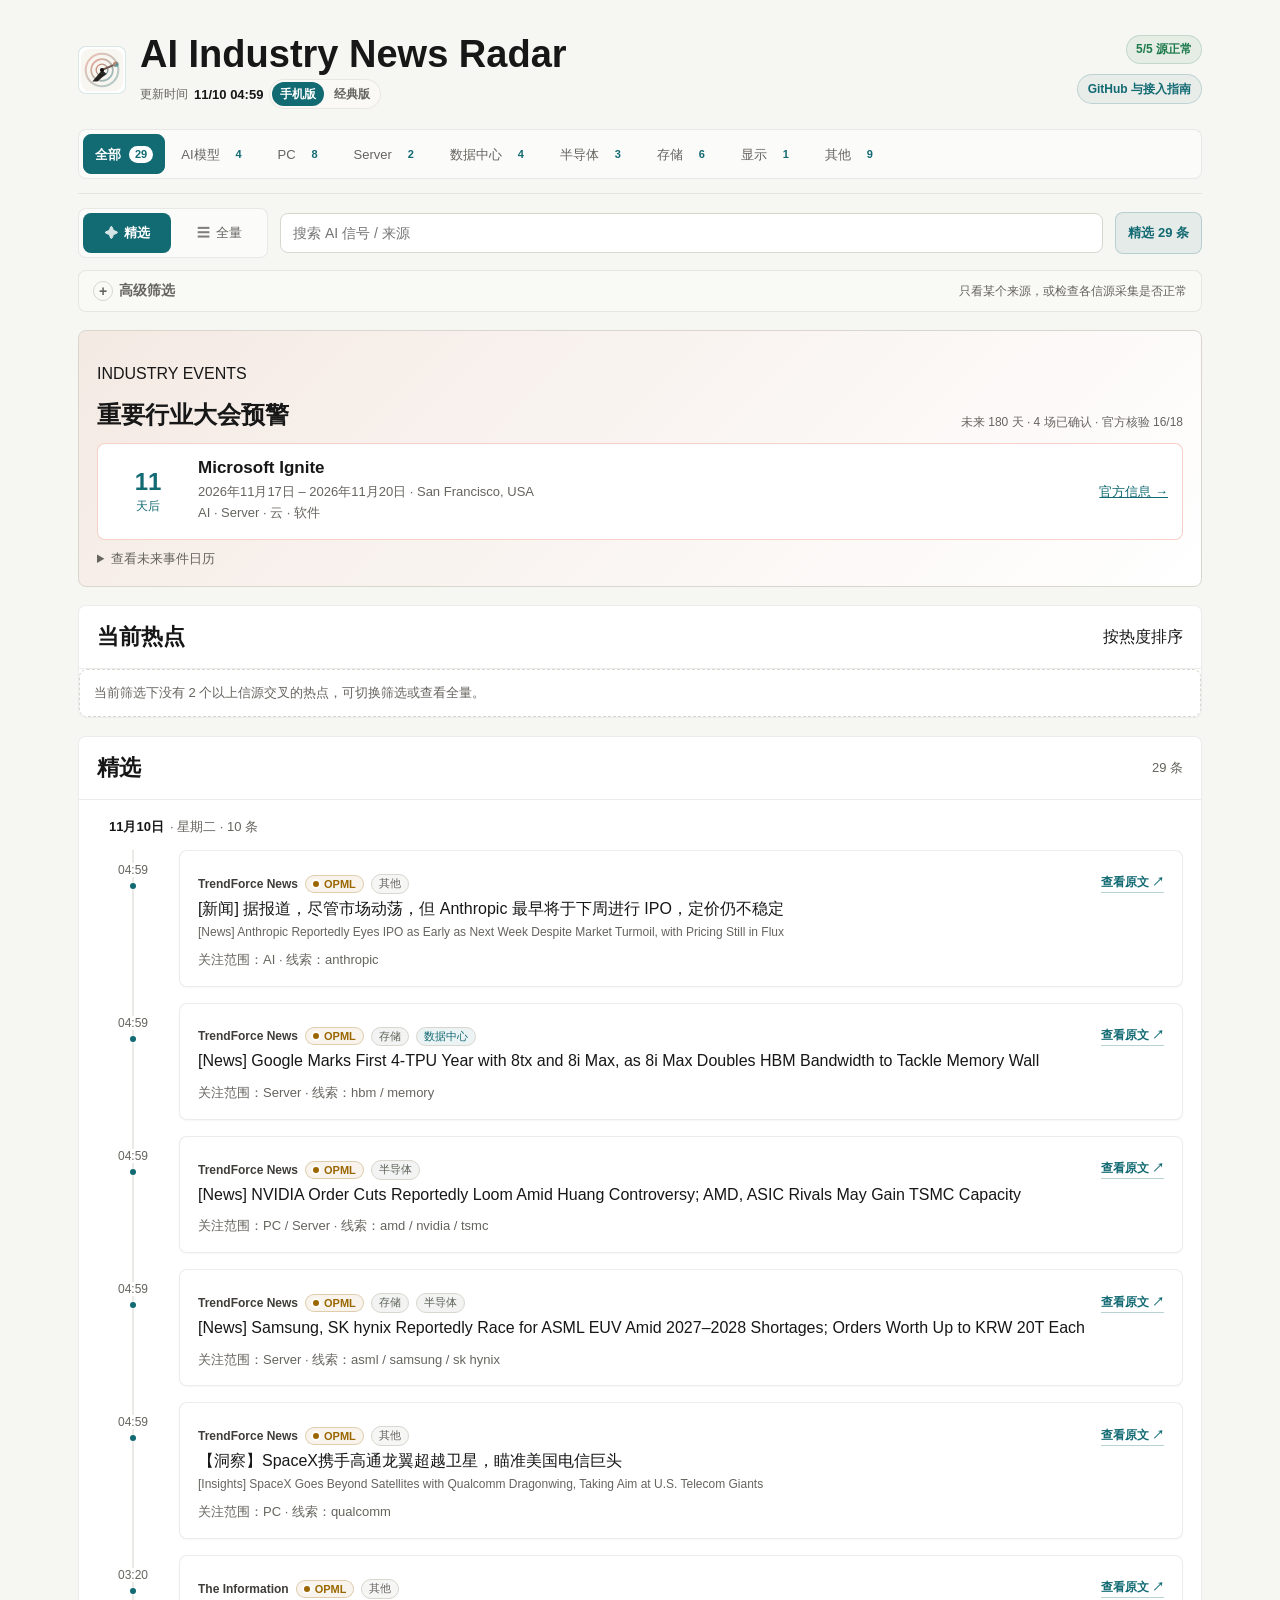
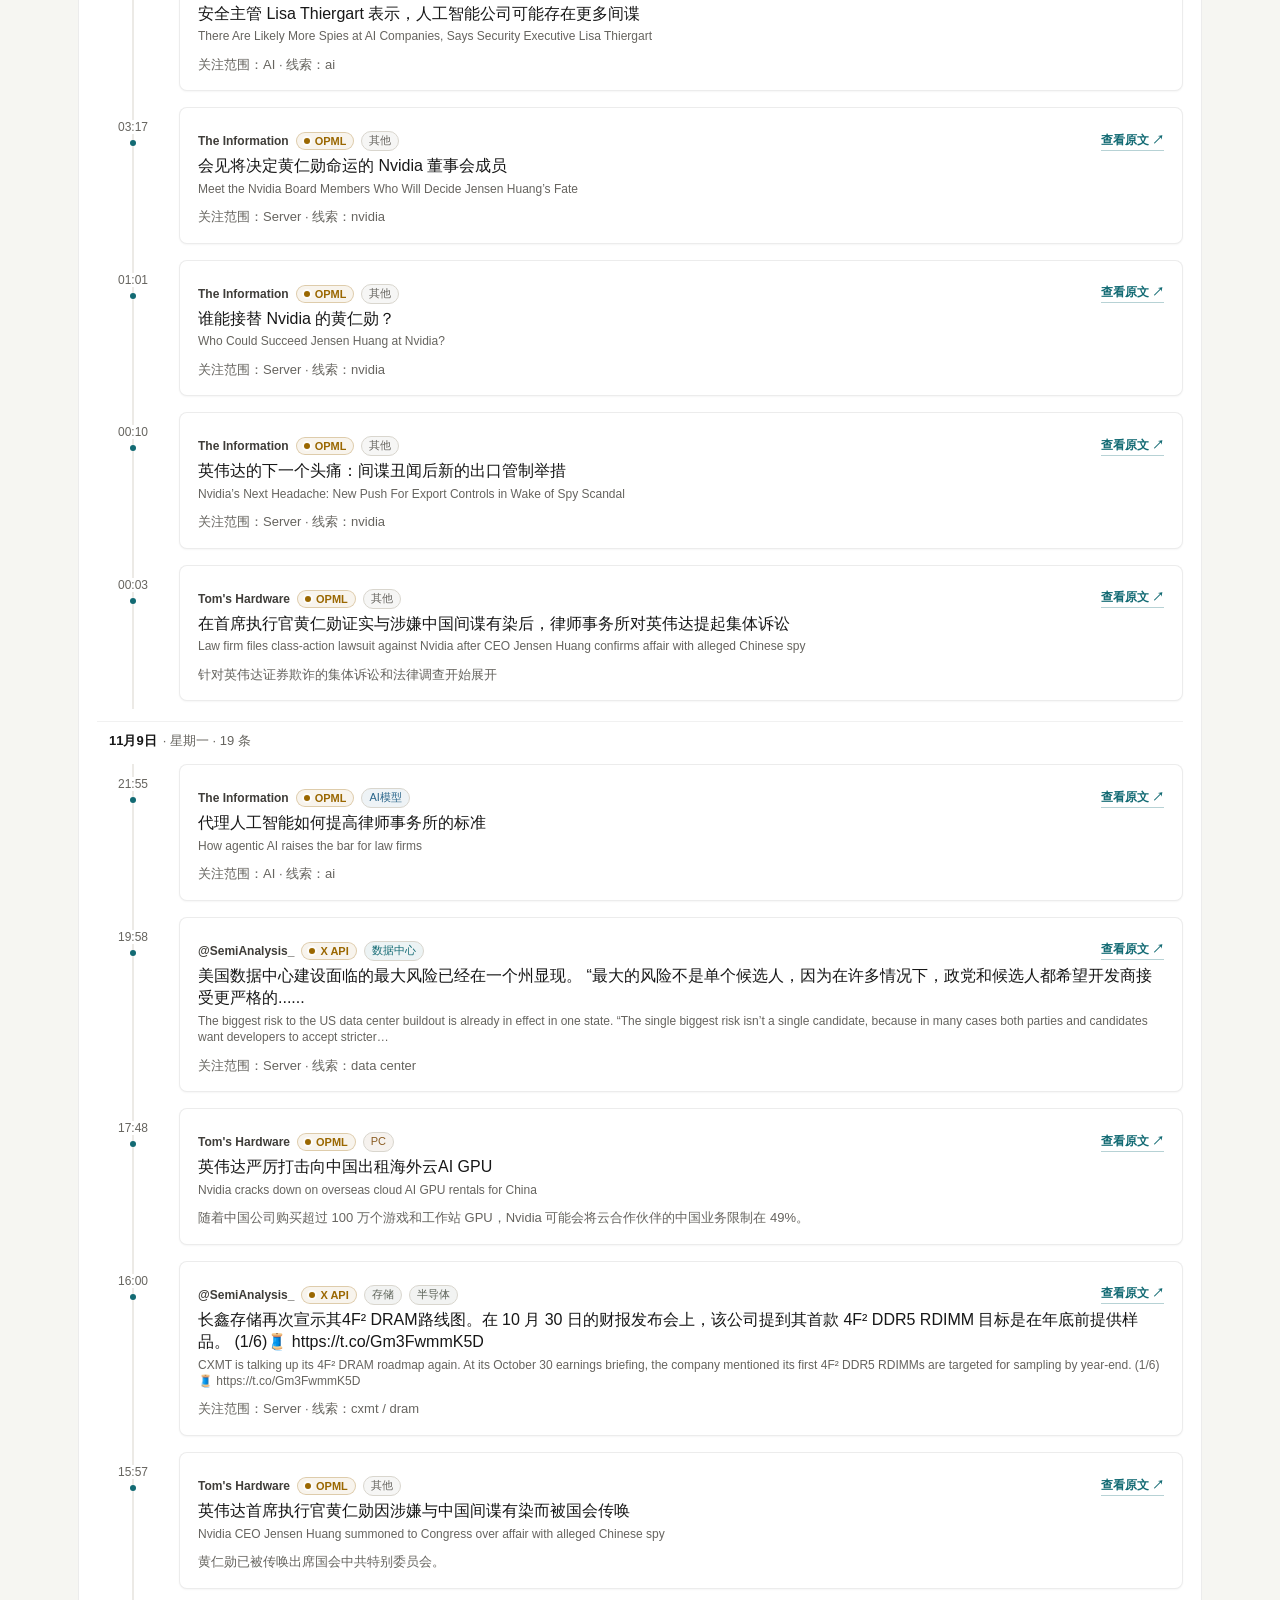
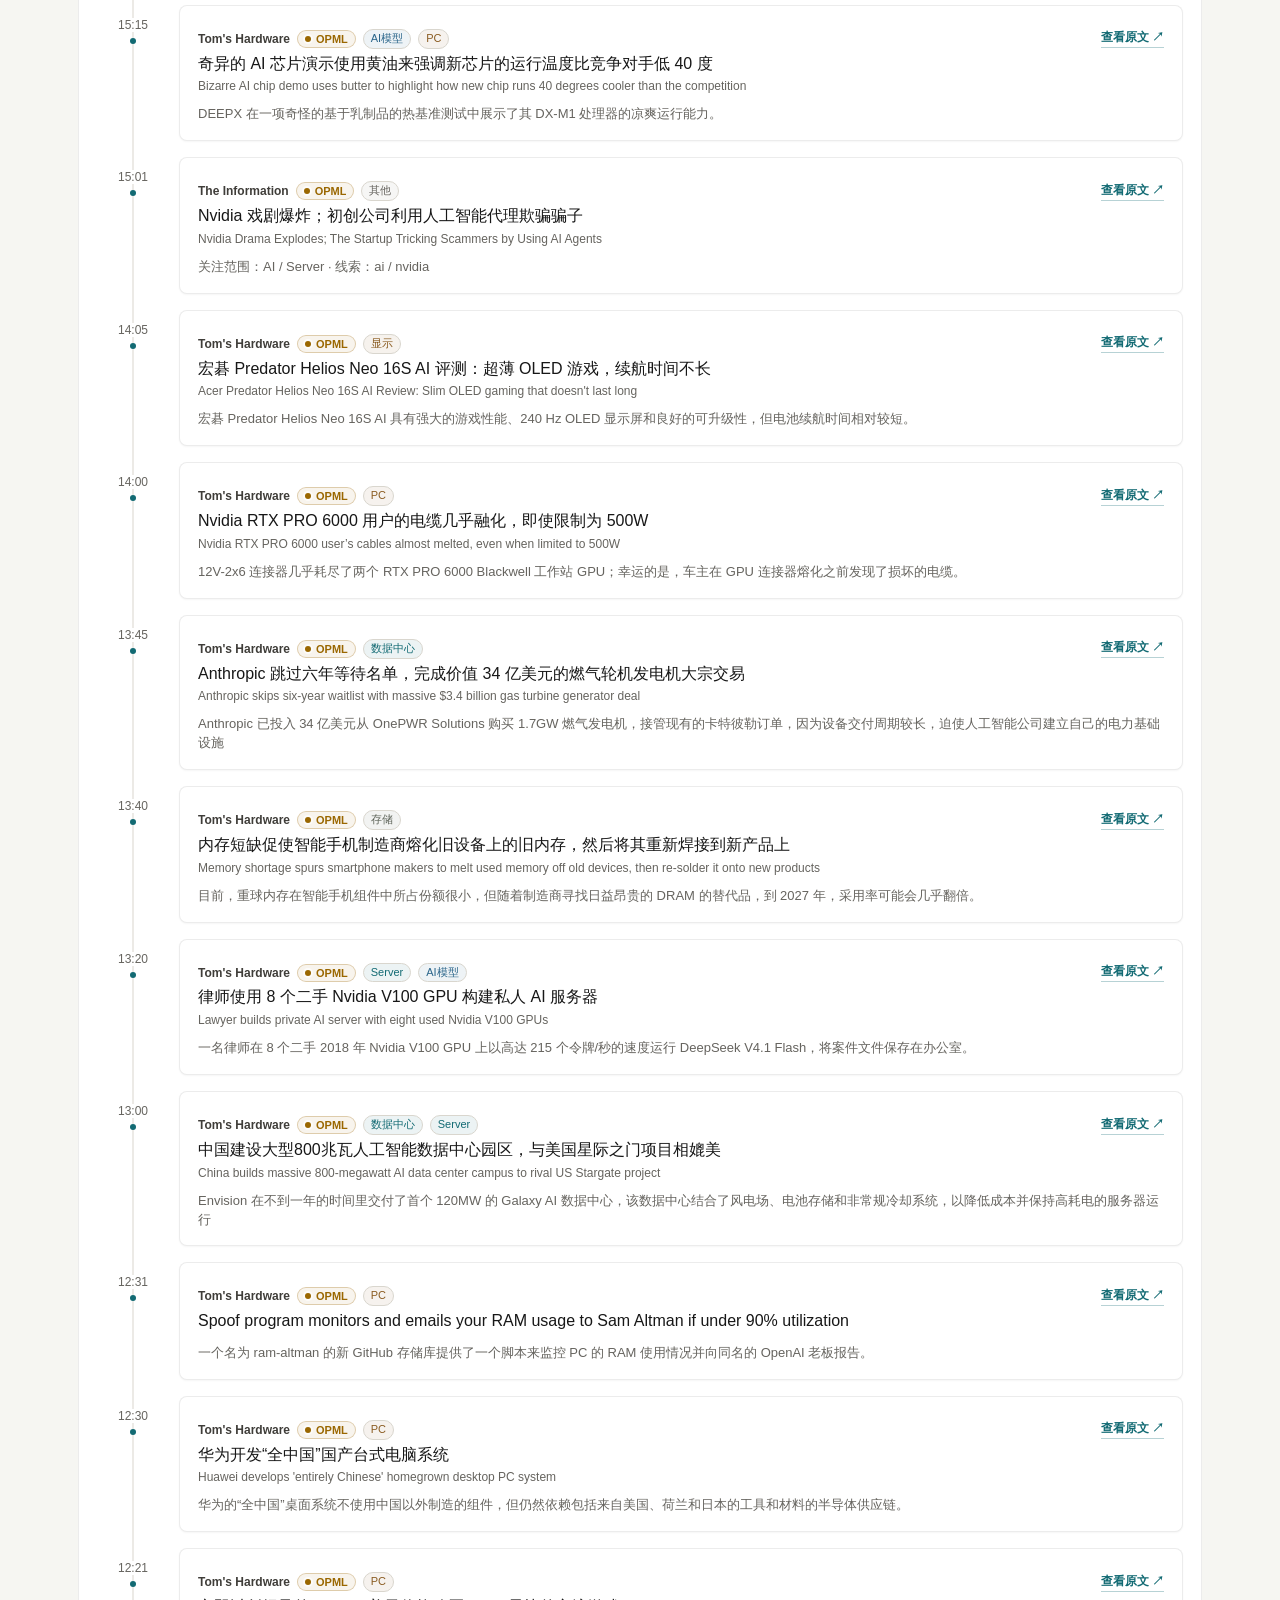
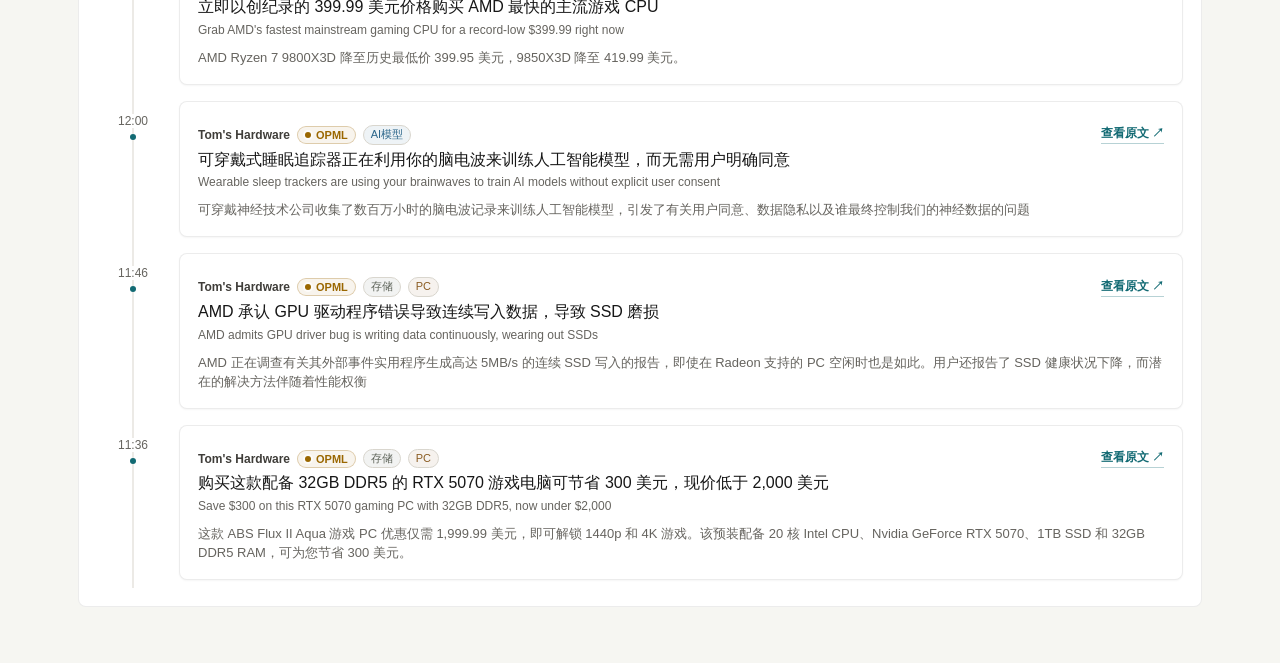
<file: index.html>
<!doctype html>
<html lang="zh-CN" data-radar-view="mobile">
  <head>
    <meta charset="UTF-8" />
    <meta name="viewport" content="width=device-width, initial-scale=1.0" />
    <title>AI Industry News Radar｜24 小时产业更新雷达</title>
    <meta
      name="description"
      content="自动整理过去 24 小时值得看的 AI、PC、Server 与供应链产业更新。"
    />
    <link rel="canonical" href="https://news.learnprompt.pro/" />
    <meta property="og:title" content="AI Industry News Radar｜24 小时产业更新雷达" />
    <meta
      property="og:description"
      content="自动整理过去 24 小时值得看的 AI、PC、Server 与供应链产业更新。"
    />
    <meta property="og:type" content="website" />
    <meta property="og:url" content="https://news.learnprompt.pro/" />
    <meta property="og:site_name" content="AI Industry News Radar" />
    <meta name="application-name" content="AI Industry News Radar" />
    <meta name="theme-color" content="#f6f6f2" />
    <meta name="mobile-web-app-capable" content="yes" />
    <meta name="apple-mobile-web-app-title" content="AI Industry News Radar" />
    <meta name="apple-mobile-web-app-capable" content="yes" />
    <meta name="apple-mobile-web-app-status-bar-style" content="default" />
    <meta name="twitter:card" content="summary" />
    <meta name="twitter:title" content="AI Industry News Radar｜24 小时产业更新雷达" />
    <meta
      name="twitter:description"
      content="自动整理过去 24 小时值得看的 AI、PC、Server 与供应链产业更新。"
    />
    <link rel="icon" href="./assets/logo.svg" type="image/svg+xml" />
    <link rel="icon" href="./assets/icons/favicon-32.png" sizes="32x32" type="image/png" />
    <link rel="apple-touch-icon" href="./assets/icons/apple-touch-icon.png" sizes="180x180" />
    <link rel="manifest" href="./site.webmanifest" />
    <script src="./assets/view-mode.js?v=dual-view-0713c" data-root="./"></script>
    <link rel="stylesheet" href="./assets/styles.css?v=events-0719a" />
    <link rel="stylesheet" href="./assets/view-switch.css?v=dual-view-0713b" />
  </head>
  <body>
    <a class="skip-link" href="#hotBoardWrap">跳到当前热点</a>
    <main class="shell">
      <header class="hero">
        <div class="hero-main">
          <div class="hero-headline">
            <img class="hero-logo" src="./assets/logo.svg" alt="AI Industry News Radar Logo" />
            <div>
              <h1>AI Industry News Radar</h1>
              <div class="hero-updated hero-view-row">
                <span class="updated-label">更新时间</span>
                <span class="updated" id="updatedAt">加载中...</span>
                <div class="view-switch" role="group" aria-label="视角切换">
                  <span class="view-switch-label">视角</span>
                  <button class="view-switch-btn" type="button" data-radar-view-target="mobile">手机版</button>
                  <button class="view-switch-btn" type="button" data-radar-view-target="classic">经典版</button>
                </div>
              </div>
            </div>
          </div>
        </div>
        <div class="hero-meta">
          <span class="source-status-pill" id="sourceStatusPill">源状态加载中</span>
          <div class="hero-links" aria-label="项目入口">
            <a
              class="hero-link"
              href="https://github.com/LearnPrompt/ai-news-radar"
              target="_blank"
              rel="noopener noreferrer"
            >GitHub 与接入指南</a>
          </div>
        </div>

        <section class="section-nav-wrap" aria-label="内容栏目">
          <div class="section-tabs" id="sectionTabs" role="tablist" aria-label="AI 新闻栏目"></div>
          <div class="section-scroll-hint" aria-hidden="true">左右滑动，查看更多栏目 →</div>
        </section>
      </header>

      <section class="primary-controls">
        <div class="mode-switch curation-mode-switch" role="group" aria-label="精选/全量切换">
          <button id="modeSelectedBtn" class="mode-btn active" type="button" aria-pressed="true">
            <span class="mode-btn-icon" aria-hidden="true">&#10022;</span>精选
          </button>
          <button id="modeAllBtn" class="mode-btn" type="button" aria-pressed="false">
            <span class="mode-btn-icon" aria-hidden="true">&#9776;</span>全量
          </button>
        </div>
        <input id="searchInput" type="search" placeholder="搜索 AI 信号 / 来源" aria-label="搜索 AI 信号或来源" />
        <div class="mode-hint" id="modeHint">精选加载中</div>
        <button class="clear-filters-btn" id="clearFiltersBtn" type="button" hidden>清除筛选</button>
      </section>

      <details class="advanced-panel">
          <summary>
            <span>高级筛选</span>
            <span class="advanced-hint">只看某个来源，或检查各信源采集是否正常</span>
          </summary>
          <div class="advanced-content">
            <div class="advanced-controls">
              <label class="field">
                <span>具体来源</span>
                <select id="siteSelect">
                  <option value="">全部站点</option>
                </select>
              </label>
            </div>
            <div class="data-source-indicator" id="dataSourceIndicator" hidden>
              <span id="dataSourceIndicatorText"></span>
              <button type="button" id="dataSourceResetBtn" class="data-source-reset-btn">恢复本地</button>
            </div>
            <div class="source-health" id="sourceHealth">源状态加载中...</div>
            <details class="source-detail-panel">
              <summary>查看源状态详情</summary>
              <div class="source-health-details" id="sourceHealthDetails"></div>
              <section class="source-status-table" id="sourceStatusTable" aria-label="源状态详情"></section>
            </details>
          </div>
      </details>

      <section class="industry-events-wrap" id="industryEventsWrap" aria-label="重要行业大会预警" hidden>
        <div class="industry-events-head">
          <div>
            <p class="section-eyebrow">INDUSTRY EVENTS</p>
            <h2>重要行业大会预警</h2>
          </div>
          <span id="industryEventsMeta">加载中...</span>
        </div>
        <div id="industryEventAlert"></div>
        <details class="industry-events-calendar">
          <summary>查看未来事件日历</summary>
          <div id="industryEventsList"></div>
        </details>
      </section>

      <section class="list-wrap hot-board-wrap" id="hotBoardWrap" aria-label="当前热点">
        <div class="list-head">
          <h2>当前热点</h2>
          <span id="hotBoardMeta">按热度排序</span>
        </div>
        <div id="hotBoardList" class="hot-board-list"></div>
      </section>

      <section class="list-wrap top3-board-wrap" id="top3BoardWrap" aria-label="今日 TOP3 · 三口味锐评" hidden>
        <div class="list-head">
          <h2>今日 TOP3 · 三口味锐评</h2>
          <span id="top3BoardMeta"></span>
        </div>
        <div id="top3BoardList" class="top3-board-list"></div>
      </section>

      <section class="waytoagi-wrap">
        <div class="waytoagi-head">
          <h2>社区更新 · WaytoAGI</h2>
          <div class="waytoagi-tools">
            <div class="waytoagi-switch">
              <button id="waytoagiTodayBtn" class="waytoagi-btn active" type="button" aria-pressed="true">最近更新日</button>
              <button id="waytoagi7dBtn" class="waytoagi-btn" type="button" aria-pressed="false">近7日</button>
            </div>
            <span id="waytoagiUpdatedAt">加载中...</span>
          </div>
        </div>
        <div id="waytoagiMeta" class="waytoagi-meta"></div>
        <div id="waytoagiList" class="waytoagi-list"></div>
      </section>

      <section class="list-wrap" id="newsListWrap">
        <div class="list-head">
          <h2 id="listTitle">精选</h2>
          <div class="list-head-tools">
            <label id="allDedupeWrap" class="all-dedupe" for="allDedupeToggle">
              <input id="allDedupeToggle" type="checkbox" checked />
              <span class="all-dedupe-dot"></span>
              <span id="allDedupeLabel">去重开</span>
            </label>
            <span id="resultCount">0 条</span>
          </div>
        </div>
        <div id="newsList" class="news-list" aria-live="polite"></div>
      </section>

    </main>

    <template id="itemTpl">
      <article class="news-card">
        <div class="news-card-body">
          <div class="meta-row">
            <span class="curated-badge" hidden>精选</span>
            <span class="site"></span>
            <span class="source"></span>
            <strong class="score-badge" hidden></strong>
          </div>
          <a class="title" target="_blank" rel="noopener noreferrer"></a>
          <p class="news-summary"></p>
          <div class="why-box" hidden>
            <span class="why-label">推荐理由：</span>
            <span class="why-text"></span>
          </div>
          <div class="persona-slot"></div>
        </div>
      </article>
    </template>

    <script src="https://cdn.jsdelivr.net/npm/gsap@3.13.0/dist/gsap.min.js" integrity="sha384-HOvlOYPIs/zjoIkWUGXkVmXsjr8GuZLV+Q+rcPwmJOVZVpvTSXQChiN4t9Euv9Vc" crossorigin="anonymous" defer></script>
    <script src="./assets/motion.js?v=aihot-0715b" defer></script>
    <script src="./assets/industry-taxonomy.js?v=industry-taxonomy-0720a" defer></script>
    <script src="./assets/app.js?v=industry-taxonomy-0720a" defer></script>
  </body>
</html>
</file>
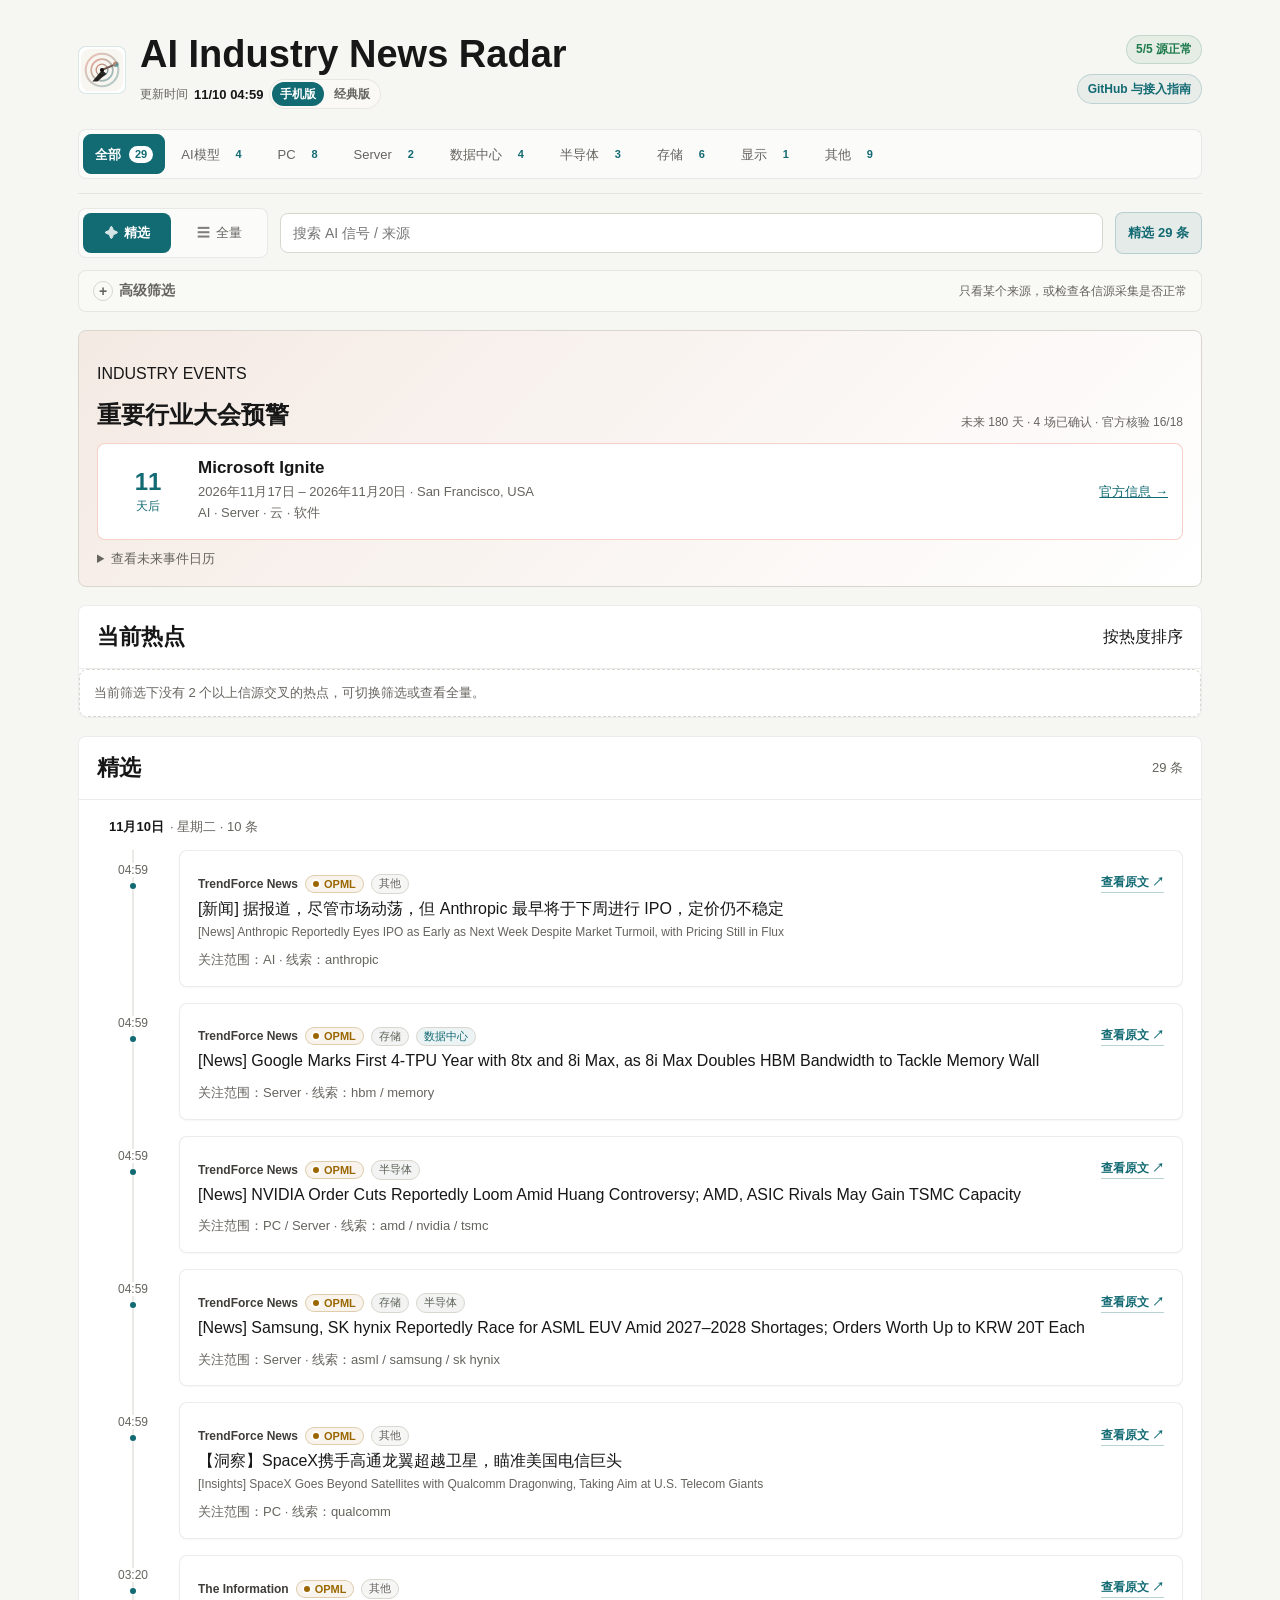
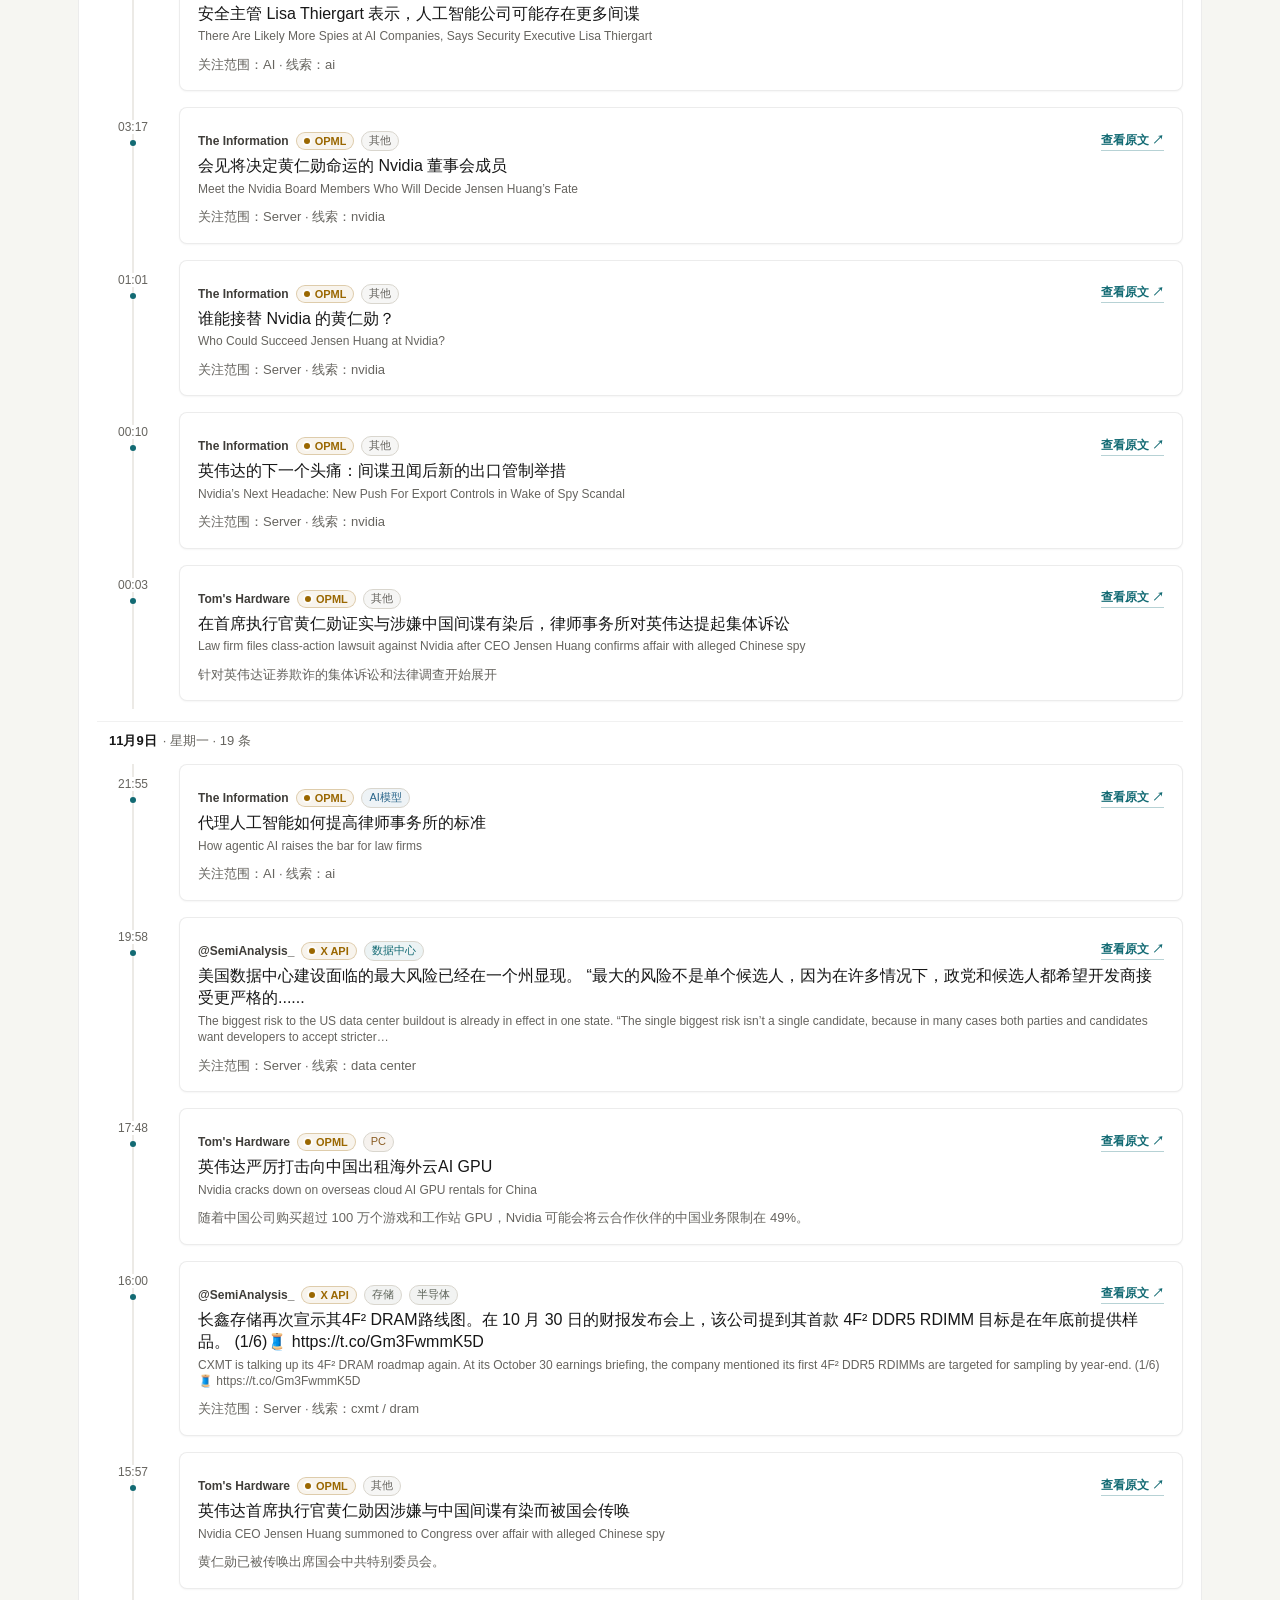
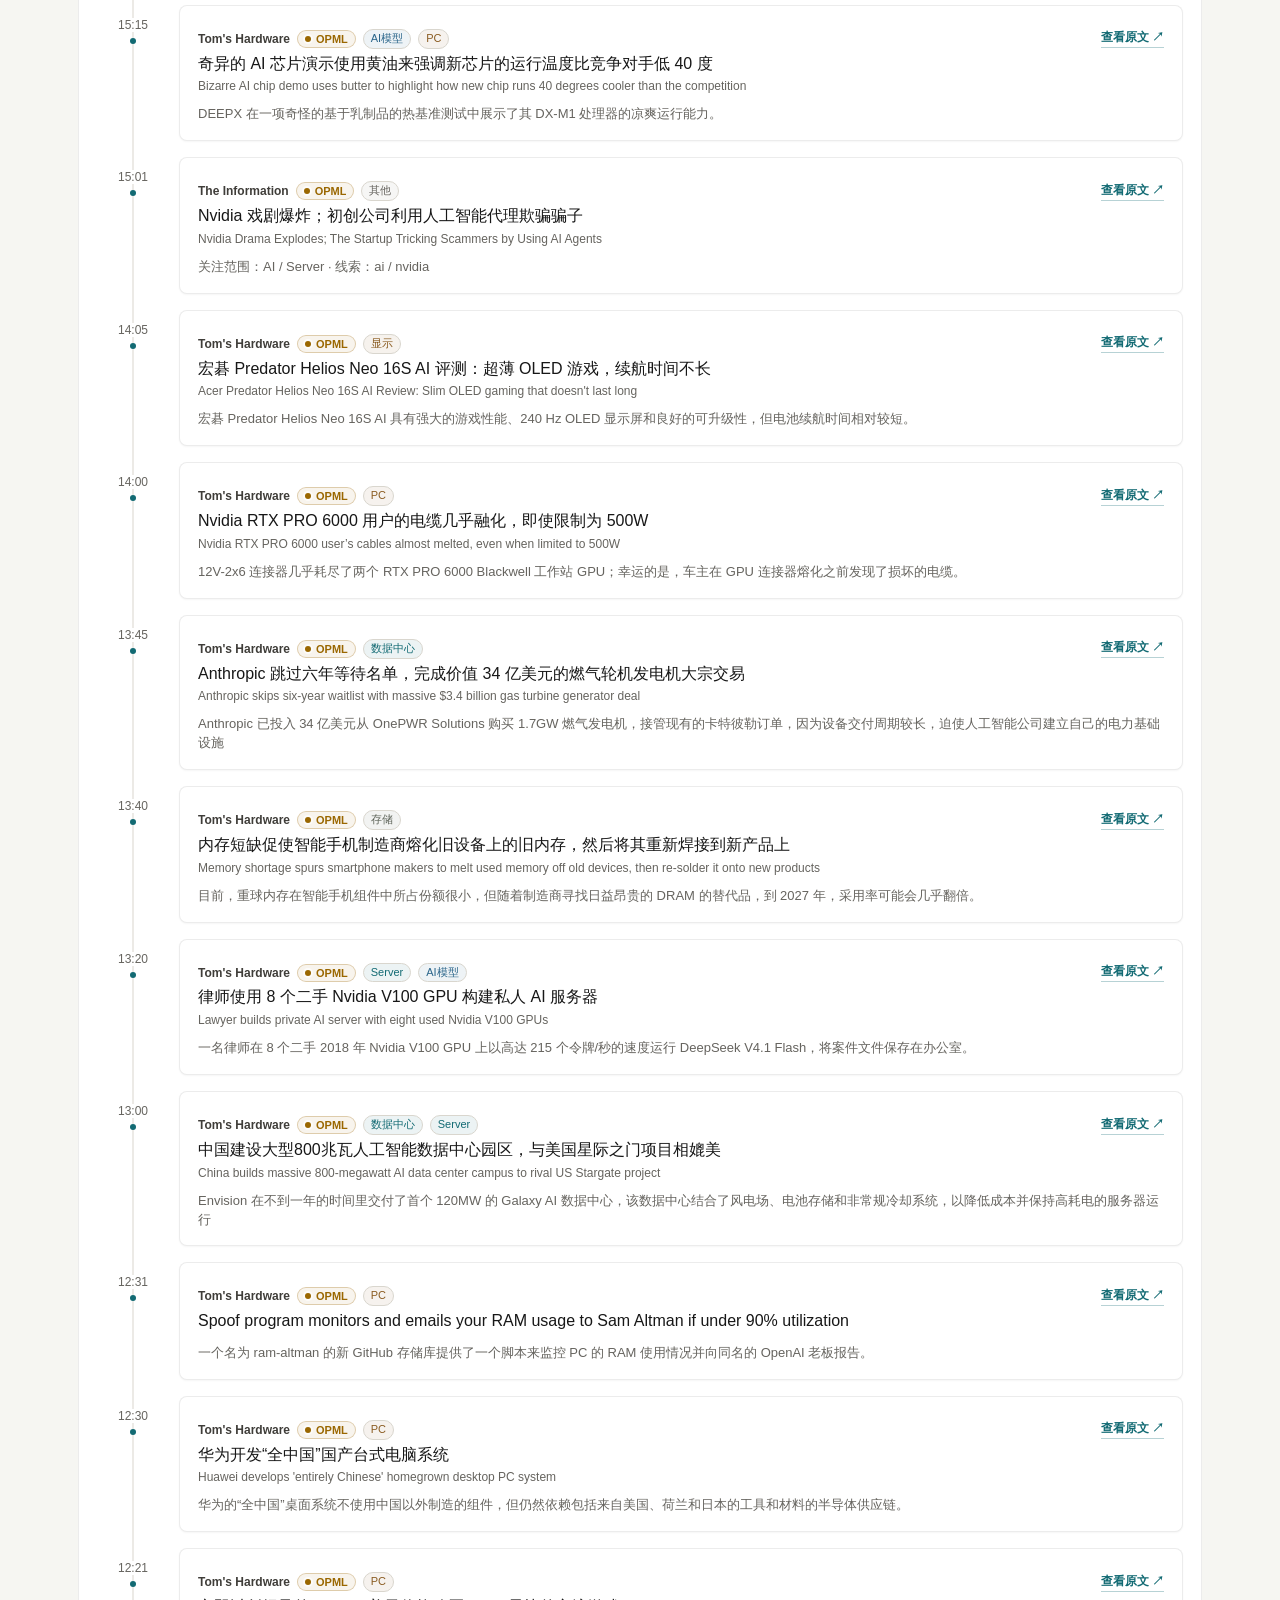
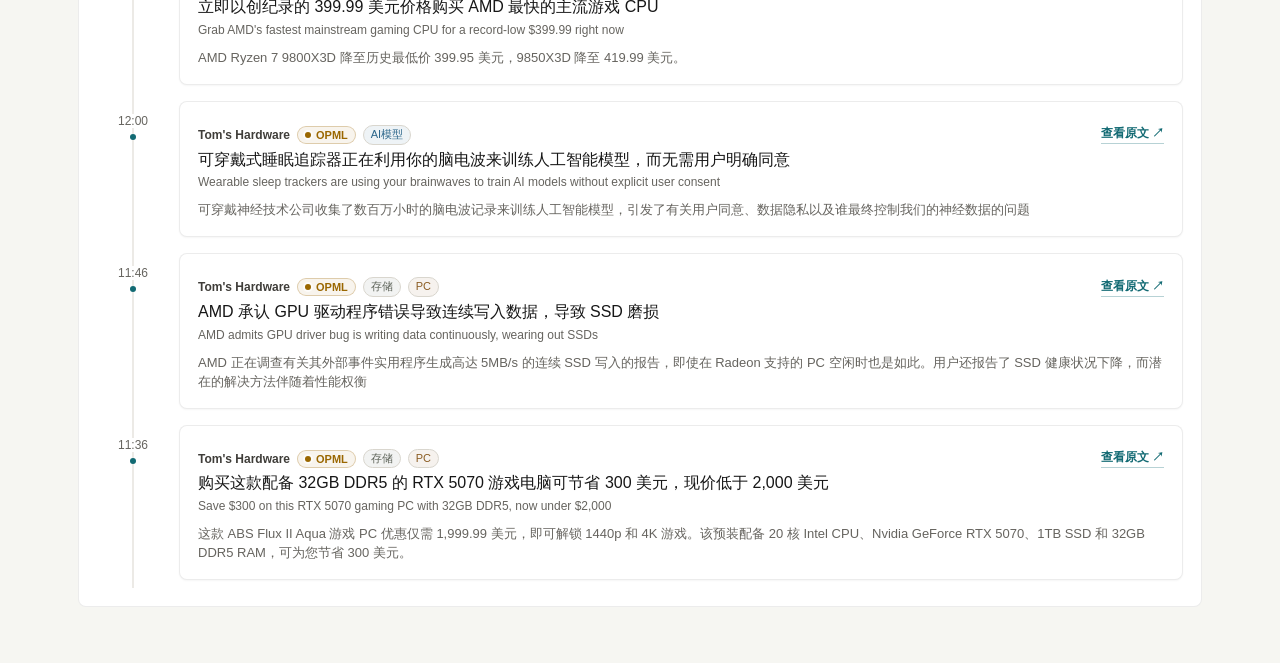
<file: classic/index.html>
<!doctype html>
<html lang="zh-CN" data-radar-view="classic">
  <head>
    <meta charset="UTF-8" />
    <meta name="viewport" content="width=device-width, initial-scale=1.0" />
    <base href="../" />
    <title>AI Industry News Radar｜24 小时产业更新雷达</title>
    <meta
      name="description"
      content="自动整理过去 24 小时值得看的 AI、PC、Server 与供应链产业更新。"
    />
    <link rel="canonical" href="https://news.learnprompt.pro/classic/" />
    <meta property="og:title" content="AI Industry News Radar｜24 小时产业更新雷达" />
    <meta
      property="og:description"
      content="自动整理过去 24 小时值得看的 AI、PC、Server 与供应链产业更新。"
    />
    <meta property="og:type" content="website" />
    <meta property="og:url" content="https://news.learnprompt.pro/classic/" />
    <meta property="og:site_name" content="AI Industry News Radar" />
    <meta name="application-name" content="AI Industry News Radar" />
    <meta name="theme-color" content="#f6f6f2" />
    <meta name="mobile-web-app-capable" content="yes" />
    <meta name="apple-mobile-web-app-title" content="AI Industry News Radar" />
    <meta name="apple-mobile-web-app-capable" content="yes" />
    <meta name="apple-mobile-web-app-status-bar-style" content="default" />
    <meta name="twitter:card" content="summary" />
    <meta name="twitter:title" content="AI Industry News Radar｜24 小时产业更新雷达" />
    <meta
      name="twitter:description"
      content="自动整理过去 24 小时值得看的 AI、PC、Server 与供应链产业更新。"
    />
    <link rel="icon" href="./assets/logo.svg" type="image/svg+xml" />
    <link rel="icon" href="./assets/icons/favicon-32.png" sizes="32x32" type="image/png" />
    <link rel="apple-touch-icon" href="./assets/icons/apple-touch-icon.png" sizes="180x180" />
    <link rel="manifest" href="./site.webmanifest" />
    <script src="./assets/view-mode.js?v=dual-view-0713c" data-root="../"></script>
    <link rel="stylesheet" href="./classic/assets/styles.css?v=events-0719a" />
    <link rel="stylesheet" href="./assets/view-switch.css?v=dual-view-0713b" />
  </head>
  <body>
    <main class="shell">
      <header class="hero">
        <div class="hero-main">
          <div class="hero-headline">
            <img class="hero-logo" src="./assets/logo.svg" alt="AI Industry News Radar Logo" />
            <div>
              <h1>AI Industry News Radar</h1>
              <div class="hero-updated hero-view-row">
                <span class="updated-label">更新时间</span>
                <span class="updated" id="updatedAt">加载中...</span>
                <div class="view-switch" role="group" aria-label="视角切换">
                  <span class="view-switch-label">视角</span>
                  <button class="view-switch-btn" type="button" data-radar-view-target="mobile">手机版</button>
                  <button class="view-switch-btn" type="button" data-radar-view-target="classic">经典版</button>
                </div>
              </div>
            </div>
          </div>
        </div>
        <div class="hero-meta">
          <span class="source-status-pill" id="sourceStatusPill">源状态加载中</span>
          <div class="hero-links" aria-label="项目入口">
            <a
              class="hero-link"
              href="https://github.com/LearnPrompt/ai-news-radar"
              target="_blank"
              rel="noopener noreferrer"
            >GitHub 与接入指南</a>
          </div>
        </div>

        <section class="stats" id="stats"></section>

        <section class="section-nav-wrap" aria-label="内容栏目">
          <div class="section-tabs" id="sectionTabs" role="tablist" aria-label="AI 新闻栏目"></div>
          <div class="section-summary" id="sectionSummary">正在整理栏目...</div>
        </section>
      </header>

      <section class="primary-controls">
        <input id="searchInput" type="search" placeholder="搜索 AI 信号 / 来源" />
        <div class="mode-hint" id="modeHint">Industry 相关</div>
      </section>

      <div class="sticky-summary-bar" aria-label="当前视图摘要">
        <strong>AI Industry News Radar</strong>
        <span id="stickySummaryText">正在整理 24 小时信号...</span>
      </div>

      <details class="advanced-panel">
          <summary>
            <span>高级筛选</span>
            <span class="advanced-summary" id="advancedSummary">加载中...</span>
          </summary>
          <div class="advanced-content">
            <div class="advanced-controls">
            <label class="field">
              <span>时间范围</span>
              <select id="timeRangeSelect" aria-label="时间范围">
                <option value="24h">过去 24 小时</option>
              </select>
            </label>
            <label class="field">
              <span>来源类型</span>
              <select id="sourceTypeSelect">
                <option value="">全部来源</option>
                <option value="official">官方 / 一手</option>
                <option value="media">精选媒体 / 日报</option>
                <option value="community">社区 / HN / Builders</option>
                <option value="rss">RSS / OPML</option>
                <option value="aggregate">聚合源</option>
                <option value="creator">自媒体</option>
                <option value="advanced">进阶源</option>
              </select>
            </label>
            <label class="field">
              <span>内容类型</span>
              <select id="sectionSelect"></select>
            </label>
            <label class="field">
              <span>信号类型</span>
              <select id="signalLevelSelect">
                <option value="">全部信号</option>
                <option value="curated">精选 / 官方</option>
                <option value="multi">多源验证</option>
              </select>
            </label>
            <label class="field">
              <span>具体来源</span>
              <select id="siteSelect">
                <option value="">全部站点</option>
              </select>
            </label>
            <div class="field">
              <span>关注范围</span>
              <div class="mode-switch">
                <button id="modeAiBtn" class="mode-btn active" type="button">Industry 相关</button>
                <button id="modeAllBtn" class="mode-btn" type="button">全量</button>
              </div>
            </div>
            <label id="allDedupeWrap" class="all-dedupe" for="allDedupeToggle">
              <input id="allDedupeToggle" type="checkbox" checked />
              <span class="all-dedupe-dot"></span>
              <span id="allDedupeLabel">去重开</span>
            </label>
          </div>
          <div class="data-source-indicator" id="dataSourceIndicator" hidden>
            <span id="dataSourceIndicatorText"></span>
            <button type="button" id="dataSourceResetBtn" class="data-source-reset-btn">恢复本地</button>
          </div>
          <div class="source-health" id="sourceHealth">源状态加载中...</div>
          <details class="source-detail-panel">
            <summary>查看源状态详情</summary>
            <div class="source-health-details" id="sourceHealthDetails"></div>
            <section class="coverage-strip" id="coverageStrip" aria-label="Source coverage status"></section>
            <section class="source-status-table" id="sourceStatusTable" aria-label="源状态详情"></section>
            <section class="site-pills" id="sitePills"></section>
            </details>
          </div>
      </details>

      <section class="industry-events-wrap" id="industryEventsWrap" aria-label="重要行业大会预警" hidden>
        <div class="industry-events-head">
          <div>
            <p class="section-eyebrow">INDUSTRY EVENTS</p>
            <h2>重要行业大会预警</h2>
          </div>
          <span id="industryEventsMeta">加载中...</span>
        </div>
        <div id="industryEventAlert"></div>
        <details class="industry-events-calendar">
          <summary>查看未来事件日历</summary>
          <div id="industryEventsList"></div>
        </details>
      </section>

      <section class="bole-picks-wrap" aria-label="当前热点" id="bolePicksWrap">
        <div class="bole-picks-head">
          <div>
            <p class="section-eyebrow">CURRENT HOT TOPICS</p>
            <h2 id="topStoriesTitle">当前热点</h2>
          </div>
          <div class="bole-head-tools">
            <span id="bolePicksMeta">判断标准：至少 2 个独立来源报道，按来源数与发布时间衰减排序</span>
          </div>
        </div>
        <div id="bolePicksList" class="bole-board"></div>
      </section>

      <section class="waytoagi-wrap">
        <div class="waytoagi-head">
          <h2>社区更新 · WaytoAGI</h2>
          <div class="waytoagi-tools">
            <div class="waytoagi-switch">
              <button id="waytoagiTodayBtn" class="waytoagi-btn active" type="button">最近更新日</button>
              <button id="waytoagi7dBtn" class="waytoagi-btn" type="button">近7日</button>
            </div>
            <span id="waytoagiUpdatedAt">加载中...</span>
          </div>
        </div>
        <div id="waytoagiMeta" class="waytoagi-meta"></div>
        <div id="waytoagiList" class="waytoagi-list"></div>
      </section>

      <section class="list-wrap">
        <div class="list-head">
          <h2 id="listTitle">全量产业情报源</h2>
          <div class="list-head-tools">
            <div class="list-sort-tools" id="listSortTools" role="group" aria-label="全量列表排序">
              <button class="list-sort-btn active" type="button" data-sort="latest" title="按发布时间或发现时间倒序">最新</button>
              <button class="list-sort-btn" type="button" data-sort="source" title="按来源聚合度整理">来源</button>
            </div>
            <span id="resultCount">0 条</span>
          </div>
        </div>
        <div id="newsList" class="news-list"></div>
      </section>

    </main>

    <template id="itemTpl">
      <article class="news-card">
        <a class="title" target="_blank" rel="noopener noreferrer"></a>
        <div class="meta-row">
          <span class="site"></span>
          <span class="category"></span>
          <span class="source"></span>
          <time class="time"></time>
        </div>
        <p class="news-summary"></p>
      </article>
    </template>

    <script src="https://cdn.jsdelivr.net/npm/gsap@3.13.0/dist/gsap.min.js" integrity="sha384-HOvlOYPIs/zjoIkWUGXkVmXsjr8GuZLV+Q+rcPwmJOVZVpvTSXQChiN4t9Euv9Vc" crossorigin="anonymous" defer></script>
    <script src="./classic/assets/motion.js?v=ui-adjustment-0620a" defer></script>
    <script src="./assets/industry-taxonomy.js?v=industry-taxonomy-0720a" defer></script>
    <script src="./classic/assets/app.js?v=industry-taxonomy-0720a" defer></script>
  </body>
</html>
</file>
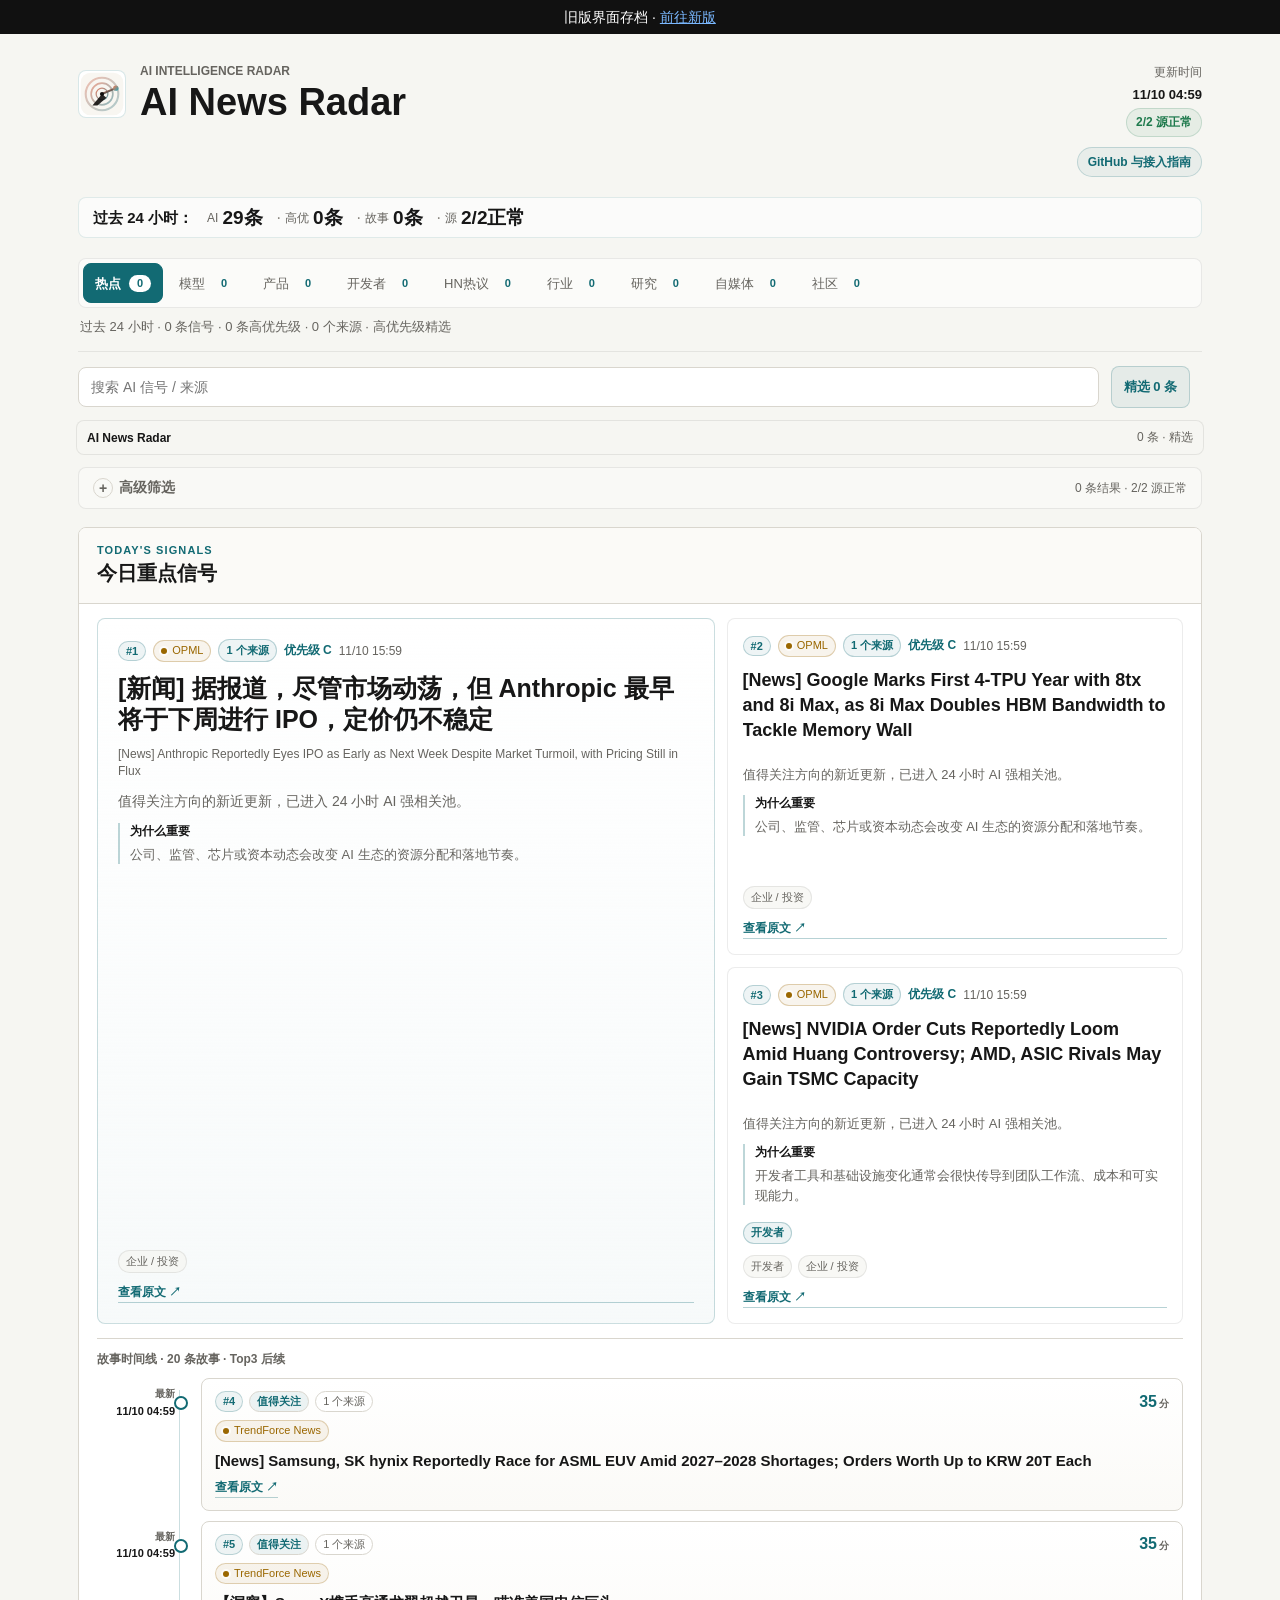
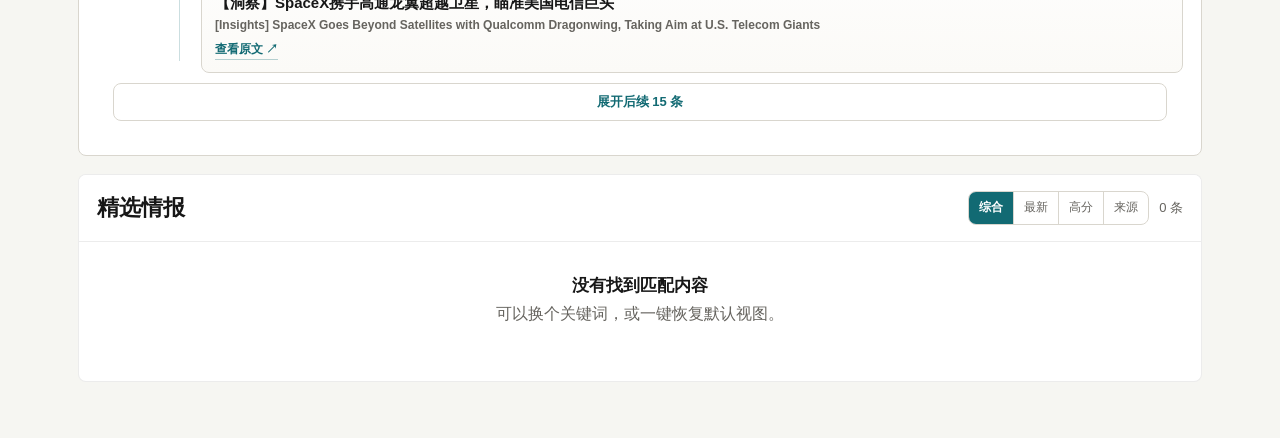
<file: legacy/index.html>
<!doctype html>
<html lang="zh-CN">
  <head>
    <meta charset="UTF-8" />
    <meta name="viewport" content="width=device-width, initial-scale=1.0" />
    <title>AI News Radar｜24 小时 AI 更新雷达</title>
    <meta
      name="description"
      content="自动整理过去 24 小时值得看的 AI、模型和开发者工具更新；伯乐Skill（Scout Skill）帮你从一堆信源里选出千里马。"
    />
    <link rel="canonical" href="https://learnprompt.github.io/ai-news-radar/" />
    <meta property="og:title" content="AI News Radar｜24 小时 AI 更新雷达" />
    <meta
      property="og:description"
      content="自动整理过去 24 小时值得看的 AI、模型和开发者工具更新；伯乐Skill（Scout Skill）帮你从一堆信源里选出千里马。"
    />
    <meta property="og:type" content="website" />
    <meta property="og:url" content="https://learnprompt.github.io/ai-news-radar/" />
    <meta property="og:site_name" content="AI News Radar" />
    <meta name="application-name" content="AI News Radar" />
    <meta name="theme-color" content="#f6f6f2" />
    <meta name="mobile-web-app-capable" content="yes" />
    <meta name="apple-mobile-web-app-title" content="AI News Radar" />
    <meta name="apple-mobile-web-app-capable" content="yes" />
    <meta name="apple-mobile-web-app-status-bar-style" content="default" />
    <meta name="twitter:card" content="summary" />
    <meta name="twitter:title" content="AI News Radar｜24 小时 AI 更新雷达" />
    <meta
      name="twitter:description"
      content="自动整理过去 24 小时值得看的 AI、模型和开发者工具更新；伯乐Skill（Scout Skill）帮你从一堆信源里选出千里马。"
    />
    <link rel="icon" href="./assets/logo.svg" type="image/svg+xml" />
    <link rel="icon" href="./assets/icons/favicon-32.png" sizes="32x32" type="image/png" />
    <link rel="apple-touch-icon" href="./assets/icons/apple-touch-icon.png" sizes="180x180" />
    <link rel="manifest" href="./site.webmanifest" />
    <link rel="stylesheet" href="./assets/styles.css?v=taste-ui-0710a" />
  </head>
  <body>
    <div style="position:sticky;top:0;z-index:9999;background:#111;color:#fff;font:14px/1.6 -apple-system,BlinkMacSystemFont,'Segoe UI',sans-serif;text-align:center;padding:6px 12px;">旧版界面存档 · <a href="../" style="color:#7ab8ff;text-decoration:underline;">前往新版</a></div>
    <a class="skip-link" href="#bolePicksWrap">跳到今日重点信号</a>
    <main class="shell">
      <header class="hero">
        <div class="hero-main">
          <div class="hero-headline">
            <img class="hero-logo" src="./assets/logo.svg" alt="AI News Radar Logo" />
            <div>
              <p class="hero-tag">AI INTELLIGENCE RADAR</p>
              <h1>AI News Radar</h1>
            </div>
          </div>
        </div>
        <div class="hero-meta">
          <span class="updated-label">更新时间</span>
          <span class="updated" id="updatedAt">加载中...</span>
          <span class="source-status-pill" id="sourceStatusPill">源状态加载中</span>
          <div class="hero-links" aria-label="项目入口">
            <a
              class="hero-link"
              href="https://github.com/LearnPrompt/ai-news-radar"
              target="_blank"
              rel="noopener noreferrer"
            >GitHub 与接入指南</a>
          </div>
        </div>

        <section class="stats" id="stats"></section>

        <section class="section-nav-wrap" aria-label="内容栏目">
          <div class="section-tabs" id="sectionTabs" role="tablist" aria-label="AI 新闻栏目"></div>
          <div class="section-scroll-hint" aria-hidden="true">左右滑动，查看更多栏目 →</div>
          <div class="section-summary" id="sectionSummary">正在整理栏目...</div>
        </section>
      </header>

      <section class="primary-controls">
        <input id="searchInput" type="search" placeholder="搜索 AI 信号 / 来源" aria-label="搜索 AI 信号或来源" />
        <div class="mode-hint" id="modeHint">精选加载中</div>
        <button class="clear-filters-btn" id="clearFiltersBtn" type="button" hidden>清除筛选</button>
      </section>

      <div class="sticky-summary-bar" aria-label="当前视图摘要" aria-live="polite">
        <strong>AI News Radar</strong>
        <span id="stickySummaryText">正在整理 24 小时信号...</span>
      </div>

      <details class="advanced-panel">
        <summary>
          <span>高级筛选</span>
          <span class="advanced-summary" id="advancedSummary">加载中...</span>
        </summary>
        <div class="advanced-content">
          <div class="advanced-controls">
            <label class="field">
              <span>时间范围</span>
              <select id="timeRangeSelect" aria-label="时间范围">
                <option value="24h">过去 24 小时</option>
              </select>
            </label>
            <label class="field">
              <span>来源类型</span>
              <select id="sourceTypeSelect">
                <option value="">全部来源</option>
                <option value="official">官方 / 一手</option>
                <option value="media">精选媒体 / 日报</option>
                <option value="community">社区 / HN / Builders</option>
                <option value="rss">RSS / OPML</option>
                <option value="aggregate">聚合源</option>
                <option value="creator">自媒体</option>
                <option value="advanced">进阶源</option>
              </select>
            </label>
            <label class="field">
              <span>内容类型</span>
              <select id="sectionSelect"></select>
            </label>
            <label class="field">
              <span>信号等级</span>
              <select id="signalLevelSelect">
                <option value="">全部信号</option>
                <option value="high">高优先级</option>
                <option value="curated">精选 / 官方</option>
                <option value="multi">多源验证</option>
              </select>
            </label>
            <label class="field">
              <span>具体来源</span>
              <select id="siteSelect">
                <option value="">全部站点</option>
              </select>
            </label>
            <div class="field">
              <span>内容范围</span>
              <div class="mode-switch">
                <button id="modeSelectedBtn" class="mode-btn active" type="button" aria-pressed="true">精选</button>
                <button id="modeAiBtn" class="mode-btn" type="button" aria-pressed="false">全部 AI</button>
                <button id="modeAllBtn" class="mode-btn" type="button" aria-pressed="false">全量原始</button>
              </div>
            </div>
            <label id="allDedupeWrap" class="all-dedupe" for="allDedupeToggle">
              <input id="allDedupeToggle" type="checkbox" checked />
              <span class="all-dedupe-dot"></span>
              <span id="allDedupeLabel">去重开</span>
            </label>
          </div>
          <div class="source-health" id="sourceHealth">源状态加载中...</div>
          <details class="source-detail-panel">
            <summary>查看源状态详情</summary>
            <div class="source-health-details" id="sourceHealthDetails"></div>
            <section class="coverage-strip" id="coverageStrip" aria-label="Source coverage status"></section>
            <section class="source-status-table" id="sourceStatusTable" aria-label="源状态详情"></section>
            <section class="site-pills" id="sitePills"></section>
          </details>
        </div>
      </details>

      <section class="bole-picks-wrap" aria-label="今日 Top 3" id="bolePicksWrap">
        <div class="bole-picks-head">
          <div>
            <p class="section-eyebrow">TODAY'S SIGNALS</p>
            <h2 id="topStoriesTitle">今日重点信号</h2>
          </div>
          <div class="bole-head-tools">
            <div class="bole-view-toggle" id="boleViewToggle" hidden>
              <button id="boleHotBtn" class="mode-btn" type="button" aria-pressed="false">当前热点</button>
              <button id="boleTimelineBtn" class="mode-btn" type="button" aria-pressed="false">时间线</button>
            </div>
            <span id="bolePicksMeta">按评分排序</span>
          </div>
        </div>
        <div id="bolePicksList" class="bole-board"></div>
      </section>

      <section class="waytoagi-wrap">
        <div class="waytoagi-head">
          <h2>社区更新 · WaytoAGI</h2>
          <div class="waytoagi-tools">
            <div class="waytoagi-switch">
              <button id="waytoagiTodayBtn" class="waytoagi-btn active" type="button" aria-pressed="true">最近更新日</button>
              <button id="waytoagi7dBtn" class="waytoagi-btn" type="button" aria-pressed="false">近7日</button>
            </div>
            <span id="waytoagiUpdatedAt">加载中...</span>
          </div>
        </div>
        <div id="waytoagiMeta" class="waytoagi-meta"></div>
        <div id="waytoagiList" class="waytoagi-list"></div>
      </section>

      <section class="list-wrap">
        <div class="list-head">
          <h2 id="listTitle">全量 AI 情报源</h2>
          <div class="list-head-tools">
            <div class="list-sort-tools" id="listSortTools" role="group" aria-label="全量列表排序">
              <button class="list-sort-btn active" type="button" data-sort="priority" title="综合来源权重、AI相关度、新鲜度与信号强度">综合</button>
              <button class="list-sort-btn" type="button" data-sort="latest" title="按发布时间或发现时间倒序">最新</button>
              <button class="list-sort-btn" type="button" data-sort="ai" title="按高相关度信号倒序">高分</button>
              <button class="list-sort-btn" type="button" data-sort="source" title="按来源聚合度整理">来源</button>
            </div>
            <span id="resultCount">0 条</span>
          </div>
        </div>
        <div id="newsList" class="news-list" aria-live="polite"></div>
      </section>

    </main>

    <template id="itemTpl">
      <article class="news-card">
        <a class="title" target="_blank" rel="noopener noreferrer"></a>
        <div class="meta-row">
          <span class="site"></span>
          <span class="category"></span>
          <span class="source"></span>
          <time class="time"></time>
        </div>
        <p class="news-summary"></p>
      </article>
    </template>

    <script src="https://cdn.jsdelivr.net/npm/gsap@3.13.0/dist/gsap.min.js" integrity="sha384-HOvlOYPIs/zjoIkWUGXkVmXsjr8GuZLV+Q+rcPwmJOVZVpvTSXQChiN4t9Euv9Vc" crossorigin="anonymous" defer></script>
    <script src="./assets/motion.js?v=taste-ui-0710a" defer></script>
    <script src="./assets/app.js?v=taste-ui-0710a" defer></script>
  </body>
</html>
</file>
<file: assets/styles.css>
:root {
  --bg: #f6f6f2;
  --bg-alt: #eeecea;
  --surface: #ffffff;
  --surface-soft: #fbfaf7;
  --surface-alt: #f4f2ef;
  --ink: #171717;
  --ink-soft: #3f3d39;
  --muted: #66645f;
  --muted-soft: #8b8780;
  --line: #d9d6ce;
  --line-soft: rgba(23, 23, 23, 0.08);
  --accent: #126a73;
  --accent-warm: #b55231;
  --good: #1f7a4d;
  --warn: #9a6700;
  --bad: #b42318;
  --radius: 8px;
}

* {
  box-sizing: border-box;
}

html,
body {
  margin: 0;
  min-height: 100%;
  font-family: -apple-system, BlinkMacSystemFont, "Segoe UI", "Noto Sans SC", "Microsoft YaHei", sans-serif;
  color: var(--ink);
  background: var(--bg);
}

.skip-link {
  position: fixed;
  top: 12px;
  left: 12px;
  z-index: 100;
  border-radius: var(--radius);
  padding: 9px 12px;
  color: #f7fbfa;
  background: var(--accent);
  font-size: 13px;
  font-weight: 760;
  text-decoration: none;
  transform: translateY(-160%);
  transition: transform 160ms ease;
}

.skip-link:focus {
  transform: translateY(0);
}

button,
input,
select {
  font: inherit;
}

button {
  cursor: pointer;
}

.shell {
  max-width: 1160px;
  margin: 0 auto;
  padding: 30px 18px 56px;
}

.hero {
  display: grid;
  grid-template-columns: minmax(0, 1fr) auto;
  gap: 18px 28px;
  padding-bottom: 14px;
  border-bottom: 1px solid var(--line-soft);
}

.hero-main {
  min-width: 0;
}

.hero-headline {
  display: flex;
  gap: 14px;
  align-items: center;
}

.hero-headline > div {
  min-width: 0;
}

.hero-logo {
  width: 48px;
  height: 48px;
  border: 1px solid rgba(18, 106, 115, 0.16);
  border-radius: var(--radius);
  background: var(--surface);
}

.hero h1 {
  margin: 4px 0 0;
  font-size: 38px;
  line-height: 1.08;
  overflow-wrap: break-word;
}

.hero-updated {
  display: flex;
  align-items: baseline;
  gap: 6px;
  margin: 4px 0 0;
  font-size: 13px;
  color: var(--muted);
}

.hero-meta {
  align-self: center;
  display: grid;
  gap: 6px;
  min-width: 178px;
  padding: 0;
  border: 0;
  border-radius: var(--radius);
  background: transparent;
  justify-items: end;
  text-align: right;
}

.updated-label {
  color: var(--muted);
  font-size: 12px;
}

.updated {
  color: var(--ink);
  font-size: 13px;
  font-weight: 700;
}

.source-status-pill {
  display: inline-flex;
  width: max-content;
  max-width: 100%;
  align-items: center;
  gap: 6px;
  border: 1px solid rgba(31, 122, 77, 0.18);
  border-radius: 999px;
  padding: 5px 9px;
  color: var(--good);
  background: rgba(31, 122, 77, 0.07);
  font-size: 12px;
  font-weight: 740;
}

.source-status-pill.warn {
  color: var(--warn);
  border-color: rgba(154, 103, 0, 0.22);
  background: rgba(154, 103, 0, 0.08);
}

.source-status-pill.bad {
  color: var(--bad);
  border-color: rgba(180, 35, 24, 0.22);
  background: rgba(180, 35, 24, 0.07);
}

.hero-links {
  display: flex;
  flex-wrap: wrap;
  justify-content: flex-end;
  gap: 6px;
  margin-top: 4px;
}

.hero-link {
  display: inline-flex;
  align-items: center;
  justify-content: center;
  min-height: 30px;
  border: 1px solid rgba(18, 106, 115, 0.2);
  border-radius: 999px;
  padding: 5px 10px;
  color: var(--accent);
  background: rgba(18, 106, 115, 0.06);
  font-size: 12px;
  font-weight: 740;
  line-height: 1;
  text-decoration: none;
  white-space: nowrap;
}

.hero-link:hover {
  border-color: rgba(18, 106, 115, 0.36);
  background: rgba(18, 106, 115, 0.1);
}

.section-nav-wrap {
  grid-column: 1 / -1;
  display: grid;
  gap: 10px;
  padding-top: 2px;
}

.section-tabs {
  display: flex;
  gap: 4px;
  align-items: center;
  overflow-x: auto;
  scrollbar-width: none;
  -webkit-overflow-scrolling: touch;
  border: 1px solid var(--line-soft);
  border-radius: var(--radius);
  padding: 4px;
  background: rgba(255, 255, 255, 0.52);
}

.section-tabs::-webkit-scrollbar {
  display: none;
}

.section-scroll-hint {
  display: none;
}

.section-tab {
  flex: 0 0 auto;
  min-height: 40px;
  display: inline-flex;
  align-items: center;
  gap: 8px;
  border: 1px solid transparent;
  border-radius: var(--radius);
  padding: 0 11px;
  color: var(--muted);
  background: transparent;
  font-size: 13px;
}

.section-tab span,
.section-tab strong {
  line-height: 1;
  white-space: nowrap;
}

.section-tab strong {
  min-width: 22px;
  border-radius: 999px;
  padding: 3px 6px;
  color: var(--accent);
  background: transparent;
  font-size: 11px;
  text-align: center;
}

.section-tab.active {
  color: #fff;
  border-color: var(--accent);
  background: var(--accent);
  font-weight: 780;
}

.section-tab.active strong {
  color: var(--accent);
  background: #fff;
}

.primary-controls {
  margin-top: 14px;
  display: grid;
  grid-template-columns: auto minmax(0, 1fr) auto auto;
  gap: 12px;
  align-items: center;
}

/* 清除筛选按钮 hidden 时，隐藏项仍会占用第4列的 gap track，
   导致本行右边缘比 .section-tabs 短一个 gap 宽度——收窄为 3 列补齐右边缘。
   只在桌面生效：760px 以下 .primary-controls 是另一套 2 列/整行布局，不受此问题影响。 */
@media (min-width: 761px) {
  .primary-controls:has(> .clear-filters-btn[hidden]) {
    grid-template-columns: auto minmax(0, 1fr) auto;
  }
}

input,
select {
  width: 100%;
  border: 1px solid var(--line);
  background: var(--surface);
  color: var(--ink);
  border-radius: var(--radius);
  padding: 11px 12px;
  font-size: 14px;
}

input:focus,
select:focus,
button:focus-visible,
summary:focus-visible {
  outline: 2px solid rgba(18, 106, 115, 0.35);
  outline-offset: 2px;
}

.mode-hint {
  min-height: 42px;
  display: grid;
  place-items: center;
  border: 1px solid rgba(18, 106, 115, 0.22);
  border-radius: var(--radius);
  padding: 0 12px;
  color: var(--accent);
  background: rgba(18, 106, 115, 0.07);
  font-size: 13px;
  font-weight: 720;
  white-space: nowrap;
}

.clear-filters-btn,
.empty-reset-btn {
  min-height: 42px;
  border: 1px solid rgba(181, 82, 49, 0.28);
  border-radius: var(--radius);
  padding: 0 13px;
  color: var(--accent-warm);
  background: rgba(181, 82, 49, 0.06);
  font-size: 13px;
  font-weight: 720;
  white-space: nowrap;
}

.clear-filters-btn:hover,
.empty-reset-btn:hover {
  border-color: rgba(181, 82, 49, 0.46);
  background: rgba(181, 82, 49, 0.1);
}

.advanced-panel {
  margin-top: 12px;
  border: 1px solid rgba(23, 23, 23, 0.08);
  border-radius: var(--radius);
  background: rgba(251, 250, 247, 0.66);
}

.advanced-panel > summary {
  position: relative;
  display: flex;
  justify-content: space-between;
  gap: 12px;
  align-items: center;
  padding: 11px 14px 11px 40px;
  color: var(--ink);
  font-size: 14px;
  font-weight: 700;
  list-style: none;
  cursor: pointer;
}

.advanced-panel:not([open]) > summary {
  color: var(--muted);
  font-weight: 650;
}

.advanced-panel > summary::-webkit-details-marker {
  display: none;
}

.advanced-panel > summary::before {
  content: "+";
  width: 18px;
  height: 18px;
  position: absolute;
  left: 14px;
  top: 50%;
  transform: translateY(-50%);
  display: grid;
  place-items: center;
  border: 1px solid var(--line);
  border-radius: 50%;
  color: var(--muted);
  font-weight: 700;
}

.advanced-panel > summary > span:first-child {
  min-width: 0;
}

.advanced-panel[open] > summary::before {
  content: "-";
}

.advanced-hint {
  color: var(--muted);
  font-size: 12px;
  font-weight: 400;
  white-space: nowrap;
}

.advanced-content {
  display: grid;
  gap: 14px;
  padding: 0 14px 14px;
  border-top: 1px solid var(--line-soft);
}

.advanced-controls {
  display: grid;
  grid-template-columns: minmax(0, 320px);
  gap: 10px;
  align-items: end;
  padding-top: 14px;
}

.field {
  display: grid;
  gap: 6px;
  color: var(--muted);
  font-size: 12px;
}

.mode-switch {
  display: inline-flex;
  gap: 4px;
  align-items: center;
  border: 1px solid var(--line-soft);
  border-radius: var(--radius);
  padding: 4px;
  background: rgba(255, 255, 255, 0.52);
}

.mode-btn {
  min-height: 40px;
  border: 0;
  border-radius: var(--radius);
  background: transparent;
  color: var(--muted);
  padding: 0 14px;
  font-size: 13px;
}

.mode-btn.active {
  background: var(--accent);
  color: #fff;
  font-weight: 780;
}

.all-dedupe {
  display: none;
  min-height: 40px;
  align-items: center;
  gap: 8px;
  border: 1px solid var(--line);
  border-radius: var(--radius);
  padding: 0 12px;
  font-size: 13px;
  color: var(--muted);
  background: var(--surface-soft);
  cursor: pointer;
  user-select: none;
}

.all-dedupe.show {
  display: inline-flex;
}

.all-dedupe input {
  position: absolute;
  opacity: 0;
  width: 0;
  height: 0;
}

.all-dedupe-dot {
  width: 12px;
  height: 12px;
  border-radius: 50%;
  border: 1px solid rgba(23, 23, 23, 0.25);
  background: rgba(23, 23, 23, 0.16);
}

.all-dedupe input:checked + .all-dedupe-dot {
  border-color: rgba(18, 106, 115, 0.65);
  background: var(--accent);
}

.source-health {
  display: grid;
  gap: 10px;
}

.source-health-summary {
  display: flex;
  min-width: 0;
  align-items: center;
  justify-content: space-between;
  gap: 12px;
  border: 1px solid rgba(31, 122, 77, 0.16);
  border-radius: var(--radius);
  padding: 11px 12px;
  color: var(--muted);
  background: rgba(31, 122, 77, 0.05);
  font-size: 13px;
  line-height: 1.4;
}

.source-health-summary strong {
  color: var(--good);
  font-size: 15px;
}

.source-health-summary.warn {
  border-color: rgba(154, 103, 0, 0.2);
  background: rgba(154, 103, 0, 0.07);
}

.source-health-summary.warn strong {
  color: var(--warn);
}

.source-health-summary.bad {
  border-color: rgba(180, 35, 24, 0.22);
  background: rgba(180, 35, 24, 0.06);
}

.source-health-summary.bad strong {
  color: var(--bad);
}

.source-health-fail-bad {
  color: var(--bad);
  font-weight: 700;
}

.source-detail-panel {
  border: 1px solid var(--line-soft);
  border-radius: var(--radius);
  background: rgba(255, 255, 255, 0.48);
  overflow: hidden;
}

.source-detail-panel > summary {
  display: flex;
  align-items: center;
  justify-content: space-between;
  gap: 10px;
  padding: 10px 12px;
  color: var(--accent);
  font-size: 13px;
  font-weight: 760;
  cursor: pointer;
  list-style: none;
}

.source-detail-panel > summary::-webkit-details-marker {
  display: none;
}

.source-detail-panel > summary::after {
  content: "+";
  color: var(--muted);
  font-weight: 800;
}

.source-detail-panel[open] > summary::after {
  content: "-";
}

.source-health-details {
  display: grid;
  gap: 10px;
  padding: 0 12px 12px;
}

.source-health-hint {
  color: var(--muted);
  font-size: 12px;
  line-height: 1.4;
}

.source-health-authors-toggle {
  align-self: start;
  border: 1px solid var(--line);
  border-radius: var(--radius);
  padding: 6px 10px;
  color: var(--accent);
  background: var(--surface-soft);
  font: inherit;
  font-size: 12px;
  cursor: pointer;
}

.source-health-authors-toggle:hover,
.source-health-authors-toggle:focus-visible {
  border-color: var(--accent);
  outline: none;
}

.health-author-list {
  border: 1px solid var(--line);
  border-radius: var(--radius);
  padding: 10px 12px;
  background: var(--surface-soft);
}

.health-author-list-title {
  font-size: 13px;
  font-weight: 700;
}

.health-author-list-meta {
  margin-top: 3px;
  color: var(--muted);
  font-size: 12px;
}

.health-author-list-items {
  display: flex;
  max-height: 220px;
  margin-top: 9px;
  gap: 6px;
  overflow: auto;
  flex-wrap: wrap;
  align-content: flex-start;
}

.health-author-list-items button {
  border: 1px solid var(--line);
  border-radius: 999px;
  padding: 3px 7px;
  color: var(--ink-soft);
  background: var(--surface);
  font: inherit;
  font-size: 12px;
  line-height: 1.25;
  cursor: pointer;
}

.health-author-list-items button:hover,
.health-author-list-items button:focus-visible {
  border-color: var(--accent);
  color: var(--accent);
  outline: none;
}

.source-status-table {
  padding: 0 12px 12px;
}

.source-table {
  display: grid;
  border: 1px solid var(--line-soft);
  border-radius: var(--radius);
  overflow: hidden;
  background: var(--surface);
}

.source-table-row {
  display: grid;
  grid-template-columns: minmax(160px, 1.4fr) minmax(96px, 0.8fr) minmax(64px, 0.5fr) minmax(56px, 0.4fr);
  gap: 10px;
  align-items: center;
  border-top: 1px solid var(--line-soft);
  padding: 9px 10px;
  color: var(--muted);
  font-size: 12px;
}

.source-table-row:first-child {
  border-top: 0;
}

.source-table-head {
  color: var(--ink-soft);
  background: rgba(246, 246, 242, 0.74);
  font-weight: 780;
}

.source-table-row span {
  min-width: 0;
  overflow: hidden;
  text-overflow: ellipsis;
  white-space: nowrap;
}

.source-table-row .ok {
  color: var(--good);
  font-weight: 760;
}

.source-table-row .bad {
  color: var(--bad);
  font-weight: 760;
}

.source-table-foot {
  display: block;
  color: var(--ink-soft);
  background: rgba(246, 246, 242, 0.74);
  font-weight: 780;
  text-align: right;
}

.list-wrap,
.waytoagi-wrap {
  margin-top: 18px;
  border: 1px solid var(--line-soft);
  border-radius: var(--radius);
  background: var(--surface);
  overflow: hidden;
}

.list-wrap {
  background: var(--surface);
}

/* 双色交替：WaytoAGI 版块用深一档的底色，与伯乐精选 / AI信号流形成节奏感 */
.waytoagi-wrap {
  background: var(--bg-alt);
  border-color: rgba(23, 23, 23, 0.12);
}

.list-head,
.waytoagi-head {
  padding: 16px 18px;
  display: flex;
  flex-wrap: nowrap;
  justify-content: space-between;
  align-items: center;
  gap: 12px;
  border-bottom: 1px solid var(--line-soft);
  background: var(--surface);
}

/* WaytoAGI header 用对应的深档底色 */
.waytoagi-head {
  background: var(--surface-alt);
  border-bottom-color: rgba(23, 23, 23, 0.1);
}

.list-head h2,
.waytoagi-head h2 {
  margin: 0;
  font-size: 22px;
}

#resultCount,
#waytoagiUpdatedAt {
  color: var(--muted);
  font-size: 13px;
  white-space: nowrap;
}

.list-head-tools {
  display: flex;
  align-items: center;
  justify-content: flex-end;
  gap: 10px;
  min-width: 0;
  flex-wrap: wrap;
}

.bole-more-btn,
.list-more-btn {
  display: block;
  width: calc(100% - 32px);
  margin: 0 16px 16px;
  border: 1px solid var(--line);
  border-radius: var(--radius);
  background: var(--surface);
  color: var(--accent);
  cursor: pointer;
  font-size: 13px;
  font-weight: 760;
  min-height: 38px;
}

.bole-more-btn:hover,
.list-more-btn:hover {
  border-color: rgba(18, 106, 115, 0.38);
  background: rgba(18, 106, 115, 0.06);
}

.list-more-btn {
  margin-top: 12px;
}

.bole-empty {
  grid-column: 1 / -1;
  border: 1px dashed var(--line);
  border-radius: var(--radius);
  padding: 14px;
  color: var(--muted);
  font-size: 13px;
}

.intel-card-meta {
  display: flex;
  flex-wrap: wrap;
  gap: 7px;
  align-items: center;
  color: var(--muted);
  font-size: 12px;
}

.intel-score {
  color: var(--accent);
}

.top-story-title,
.intel-title {
  color: var(--ink);
  font-weight: 790;
  line-height: 1.38;
  letter-spacing: 0;
  overflow-wrap: anywhere;
}

.original-action,
.original-link {
  color: var(--accent);
  font-size: 12px;
  font-weight: 760;
  text-decoration: none;
}

.original-action {
  justify-self: start;
  border-bottom: 1px solid rgba(18, 106, 115, 0.3);
  padding-bottom: 1px;
}

.original-link {
  margin-left: auto;
}

.original-link:hover {
  text-decoration: underline;
}

.intel-reason {
  margin: 0;
  color: var(--muted);
  font-size: 13px;
  line-height: 1.48;
  overflow-wrap: anywhere;
}

.intel-tags,
.intel-card-sources,
.intel-sources {
  display: flex;
  flex-wrap: wrap;
  gap: 6px;
  align-items: center;
}

.signal-tag,
.intel-tags > span,
.intel-card-sources > span,
.intel-card-sources > strong,
.intel-sources {
  border: 1px solid var(--line);
  border-radius: 999px;
  padding: 3px 7px;
  color: var(--muted);
  background: rgba(255, 255, 255, 0.72);
  font-size: 11px;
  line-height: 1.25;
}

.intel-tags > span {
  color: var(--accent);
  border-color: rgba(18, 106, 115, 0.22);
  background: rgba(18, 106, 115, 0.07);
  font-weight: 720;
}

.signal-tag.tone-official,
.ai-tag.tone-official {
  color: var(--good);
  border-color: rgba(31, 122, 77, 0.32);
  background: rgba(31, 122, 77, 0.08);
}

.signal-tag.tone-hot,
.ai-tag.tone-hot,
.signal-tag.tone-community,
.ai-tag.tone-community {
  color: var(--accent-warm);
  border-color: rgba(181, 82, 49, 0.32);
  background: rgba(181, 82, 49, 0.08);
}

.signal-tag.tone-models,
.ai-tag.tone-models {
  color: #2a658a;
  border-color: rgba(42, 101, 138, 0.3);
  background: rgba(42, 101, 138, 0.08);
}

.signal-tag.tone-devtools,
.ai-tag.tone-devtools {
  color: var(--accent);
  border-color: rgba(18, 106, 115, 0.28);
  background: rgba(18, 106, 115, 0.08);
}

.signal-tag.tone-aggregate,
.ai-tag.tone-aggregate {
  color: #5f6b75;
  border-color: rgba(95, 107, 117, 0.28);
  background: rgba(95, 107, 117, 0.08);
}

.signal-tag.tone-research,
.ai-tag.tone-research {
  color: #6b568f;
  border-color: rgba(107, 86, 143, 0.3);
  background: rgba(107, 86, 143, 0.08);
}

.signal-tag.tone-products,
.ai-tag.tone-products {
  color: #8a5b20;
  border-color: rgba(138, 91, 32, 0.3);
  background: rgba(138, 91, 32, 0.08);
}

.signal-tag.tone-creator,
.ai-tag.tone-creator {
  color: #874860;
  border-color: rgba(135, 72, 96, 0.3);
  background: rgba(135, 72, 96, 0.08);
}

.signal-tag.tone-industry,
.ai-tag.tone-industry {
  color: #5c6258;
  border-color: rgba(92, 98, 88, 0.3);
  background: rgba(92, 98, 88, 0.08);
}

.signal-tag.tone-strong,
.ai-tag.tone-strong {
  color: var(--good);
  border-color: rgba(31, 122, 77, 0.28);
  background: rgba(31, 122, 77, 0.08);
}

.signal-tag.tone-default,
.ai-tag.tone-default {
  color: var(--muted);
  border-color: rgba(102, 100, 95, 0.26);
  background: rgba(102, 100, 95, 0.06);
}

.source-chip {
  display: inline-flex;
  min-width: 0;
  align-items: center;
  gap: 5px;
}

.source-dot {
  width: 6px;
  height: 6px;
  flex: 0 0 auto;
  border-radius: 50%;
  background: currentColor;
  box-shadow: 0 0 0 2px rgba(255, 255, 255, 0.72);
}

.source-chip-label {
  min-width: 0;
  overflow: hidden;
  text-overflow: ellipsis;
  white-space: nowrap;
}

.kind-official {
  color: var(--good);
  border-color: rgba(31, 122, 77, 0.28);
  background: rgba(31, 122, 77, 0.08);
}

.kind-hot {
  color: var(--accent-warm);
  border-color: rgba(181, 82, 49, 0.3);
  background: rgba(181, 82, 49, 0.08);
}

.kind-aihub {
  color: var(--accent);
  border-color: rgba(18, 106, 115, 0.26);
  background: rgba(18, 106, 115, 0.07);
}

.kind-builders,
.kind-newsletter {
  color: var(--warn);
  border-color: rgba(154, 103, 0, 0.28);
  background: rgba(154, 103, 0, 0.07);
}

.kind-creator {
  color: #874860;
  border-color: rgba(135, 72, 96, 0.28);
  background: rgba(135, 72, 96, 0.07);
}

.kind-aggregate,
.kind-blogs,
.kind-default {
  color: var(--muted);
  border-color: rgba(102, 100, 95, 0.26);
  background: rgba(102, 100, 95, 0.06);
}

.source-chip.kind-official {
  color: var(--good);
  border-color: rgba(31, 122, 77, 0.28);
  background: rgba(31, 122, 77, 0.08);
}

.source-chip.kind-hot {
  color: var(--accent-warm);
  border-color: rgba(181, 82, 49, 0.3);
  background: rgba(181, 82, 49, 0.08);
}

.source-chip.kind-aihub {
  color: var(--accent);
  border-color: rgba(18, 106, 115, 0.26);
  background: rgba(18, 106, 115, 0.07);
}

.source-chip.kind-builders,
.source-chip.kind-newsletter {
  color: var(--warn);
  border-color: rgba(154, 103, 0, 0.28);
  background: rgba(154, 103, 0, 0.07);
}

.source-chip.kind-creator {
  color: #874860;
  border-color: rgba(135, 72, 96, 0.28);
  background: rgba(135, 72, 96, 0.07);
}

.source-chip.kind-aggregate,
.source-chip.kind-blogs,
.source-chip.kind-default {
  color: var(--muted);
  border-color: rgba(102, 100, 95, 0.26);
  background: rgba(102, 100, 95, 0.06);
}

.intel-sources {
  justify-self: start;
  border-radius: var(--radius);
  line-height: 1.35;
}

.news-list {
  padding: 8px 18px 18px;
  gap: 8px;
}

.intel-card {
  min-width: 0;
  display: grid;
  gap: 8px;
  border: 1px solid var(--line);
  border-radius: var(--radius);
  padding: 13px 14px;
  background: var(--surface);
  transition: transform 0.18s ease, box-shadow 0.18s ease, border-color 0.18s ease;
}

.intel-card:hover {
  border-color: rgba(18, 106, 115, 0.32);
  background: #fff;
}

.intel-card-rank {
  color: var(--accent);
  font-weight: 800;
}

.intel-title {
  display: block;
  font-size: 16px;
  text-decoration: none;
}

.intel-title:hover {
  color: var(--accent);
}

.intel-score.hot {
  color: var(--accent-warm);
}

.intel-score.strong {
  color: var(--good);
}

.intel-card-sources {
  min-width: 0;
}

.intel-card-sources > span,
.intel-card-sources > strong {
  max-width: 260px;
  overflow: hidden;
  text-overflow: ellipsis;
  white-space: nowrap;
}

.news-list,
.site-group-list,
.source-group-list {
  display: grid;
}

.list-loading {
  padding: 18px 16px;
  color: var(--muted);
  font-size: 13px;
  background: var(--surface-soft);
}

.list-more-btn:focus-visible {
  outline: 2px solid var(--accent);
  outline-offset: -2px;
}

.news-card {
  min-width: 0;
}

.meta-row {
  display: flex;
  flex-wrap: wrap;
  gap: 7px;
  align-items: center;
  margin-top: 7px;
  color: var(--muted);
  font-size: 12px;
}

.site {
  font-weight: 700;
  color: #3f3d39;
}

.category,
.source,
.ai-tag,
.multi-chip,
.meta-row .signal-tag {
  padding: 2px 7px;
  border: 1px solid var(--line);
  border-radius: 999px;
  font-size: 11px;
}

.category {
  color: var(--ink);
  background: var(--surface-soft);
}

.category.kind-official {
  border-color: rgba(31, 122, 77, 0.34);
  color: var(--good);
}

.category.kind-newsletter {
  border-color: rgba(154, 103, 0, 0.34);
  color: var(--warn);
}

.category.kind-builders {
  border-color: rgba(181, 82, 49, 0.36);
  color: var(--accent-warm);
}

.category.kind-creator {
  border-color: rgba(135, 72, 96, 0.32);
  color: #874860;
}

.category.kind-aihub {
  border-color: rgba(18, 106, 115, 0.28);
  color: var(--accent);
}

.category.kind-aggregate,
.category.kind-blogs {
  color: var(--muted);
}

.ai-tag {
  border-color: rgba(18, 106, 115, 0.22);
  background: rgba(18, 106, 115, 0.07);
  color: var(--accent);
  font-weight: 650;
}

.source.source-chip {
  max-width: 220px;
  font-weight: 650;
}

.ai-tag.hot {
  border-color: rgba(181, 82, 49, 0.3);
  background: rgba(181, 82, 49, 0.08);
  color: var(--accent-warm);
}

.ai-tag.strong {
  border-color: rgba(31, 122, 77, 0.28);
  background: rgba(31, 122, 77, 0.08);
  color: var(--good);
}

.ai-tag.watch {
  color: var(--muted);
  background: var(--surface-soft);
}

.multi-chip {
  color: var(--ink);
  background: var(--surface-soft);
  font-weight: 650;
  cursor: pointer;
  font-family: inherit;
  line-height: 1.4;
}

.multi-chip:hover {
  border-color: var(--accent);
  color: var(--accent);
}

.multi-chip[aria-expanded="true"] {
  border-color: var(--accent);
  color: var(--accent);
  background: rgba(18, 106, 115, 0.06);
}

.title {
  min-width: 0;
  margin-top: 0;
  display: inline-flex;
  flex-direction: column;
  gap: 3px;
  color: var(--ink);
  text-decoration: none;
  font-size: 16px;
  line-height: 1.42;
  overflow-wrap: anywhere;
}

.news-summary {
  margin: 7px 0 0;
  color: var(--muted);
  font-size: 13px;
  line-height: 1.45;
}

.title-sub {
  color: var(--muted);
  font-size: 12px;
  line-height: 1.35;
  font-weight: 400;
}

.title:hover {
  color: var(--accent);
}

.empty {
  padding: 24px 16px;
  color: var(--muted);
  text-align: center;
}

.empty h3 {
  margin: 0;
  color: var(--ink);
  font-size: 17px;
}

.empty p {
  margin: 7px 0 14px;
}

.empty-reset-btn {
  min-height: 38px;
}

.waytoagi-tools {
  display: inline-flex;
  align-items: center;
  gap: 10px;
}

.waytoagi-switch {
  display: inline-flex;
  border: 1px solid var(--line);
  border-radius: var(--radius);
  overflow: hidden;
  background: var(--surface);
}

.waytoagi-btn {
  min-height: 32px;
  border: 0;
  border-left: 1px solid var(--line);
  background: transparent;
  color: var(--muted);
  padding: 0 10px;
  font-size: 12px;
}

.waytoagi-btn:first-child {
  border-left: 0;
}

.waytoagi-btn.active {
  background: var(--accent);
  color: #fff;
  font-weight: 700;
}

.waytoagi-meta {
  padding: 12px 16px 0;
  display: flex;
  flex-wrap: wrap;
  gap: 8px;
  font-size: 12px;
  color: var(--muted);
}

.waytoagi-meta a {
  color: var(--accent);
  text-decoration: none;
}

.waytoagi-list {
  padding: 12px 16px 16px;
  display: grid;
  gap: 8px;
}

.waytoagi-item {
  min-width: 0;
  display: grid;
  grid-template-columns: 76px minmax(0, 1fr);
  gap: 8px;
  text-decoration: none;
  border: 1px solid rgba(23, 23, 23, 0.08);
  border-radius: var(--radius);
  padding: 8px 10px;
  color: var(--ink);
  background: var(--surface);   /* alt 版块里卡片用纯白，形成内部层次 */
}

.waytoagi-item .d {
  color: var(--muted);
  font-size: 12px;
}

.waytoagi-item .t {
  min-width: 0;
  font-size: 13px;
  line-height: 1.35;
  overflow-wrap: anywhere;
}

.waytoagi-empty,
.waytoagi-error {
  border-radius: var(--radius);
  padding: 9px 10px;
  font-size: 13px;
}

.waytoagi-empty {
  border: 1px dashed var(--line);
  color: var(--muted);
}

.waytoagi-error {
  border: 1px solid rgba(180, 35, 24, 0.28);
  background: rgba(180, 35, 24, 0.08);
  color: var(--bad);
}

@media (max-width: 760px) {
  .shell {
    padding: 18px 12px 36px;
  }

  .hero,
  .advanced-controls,
  .waytoagi-head {
    grid-template-columns: 1fr;
  }

  .hero {
    gap: 10px;
    padding-bottom: 12px;
  }

  .advanced-panel > summary {
    min-height: 46px;
    align-items: center;
    flex-direction: row;
    padding-block: 9px;
  }

  .advanced-hint {
    max-width: 65%;
    overflow: hidden;
    text-overflow: ellipsis;
    white-space: nowrap;
  }

  .hero h1 {
    font-size: 30px;
  }

  .hero-logo {
    width: 48px;
    height: 48px;
  }

  .hero-meta {
    display: flex;
    flex-wrap: wrap;
    justify-content: flex-start;
    align-items: center;
    gap: 8px;
    min-width: 0;
    text-align: left;
  }

  .hero-links {
    width: auto;
    justify-content: flex-start;
  }

  .updated-label {
    display: none;
  }

  .updated {
    display: inline-flex;
    align-items: center;
    min-height: 30px;
    border: 1px solid var(--line-soft);
    border-radius: 999px;
    padding: 5px 10px;
    background: rgba(255, 255, 255, 0.62);
    font-size: 12px;
  }

  .updated::before {
    content: "更新";
    margin-right: 5px;
    color: var(--muted);
    font-weight: 650;
  }

  .source-status-pill {
    min-height: 30px;
    padding: 5px 10px;
    font-size: 12px;
  }

  .section-nav-wrap {
    position: sticky;
    z-index: 8;
    top: 0;
    margin-right: -12px;
    margin-left: -12px;
    padding: 7px 12px;
    border-top: 1px solid rgba(23, 23, 23, 0.06);
    border-bottom: 1px solid rgba(23, 23, 23, 0.08);
    background: rgba(246, 246, 242, 0.96);
    backdrop-filter: blur(10px);
  }

  .section-tabs {
    padding-bottom: 1px;
  }

  .section-scroll-hint {
    display: block;
    margin-top: -5px;
    color: var(--accent);
    font-size: 11px;
    font-weight: 680;
    text-align: right;
  }

  .section-tab {
    min-height: 38px;
    padding: 0 10px;
  }

  .mode-hint,
  .advanced-hint,
  #resultCount,
  #waytoagiUpdatedAt {
    white-space: normal;
  }

  .primary-controls {
    grid-template-columns: minmax(0, 1fr) auto;
    gap: 8px;
  }

  .primary-controls .mode-switch {
    grid-column: 1 / -1;
  }

  .clear-filters-btn {
    grid-column: 1 / -1;
    min-height: 38px;
  }

  .mode-hint {
    min-height: 42px;
    max-width: 112px;
    padding-inline: 10px;
    white-space: nowrap;
  }

  .waytoagi-head {
    align-items: flex-start;
    flex-direction: column;
  }

  .list-head {
    align-items: flex-start;
    flex-direction: column;
  }

  .list-head-tools {
    width: 100%;
    justify-content: space-between;
  }

  .news-list {
    padding: 10px 12px 12px;
  }

  .source-status-table {
    overflow-x: auto;
  }

  .source-table {
    min-width: 580px;
  }
}

@media (max-width: 460px) {
  .hero-headline {
    align-items: flex-start;
  }

  .source-health-summary {
    align-items: flex-start;
    flex-direction: column;
  }

  .section-tab {
    gap: 6px;
    font-size: 12px;
  }

  .section-tab strong {
    min-width: 20px;
    padding: 3px 5px;
  }

  .intel-card {
    padding: 12px;
  }

  .intel-card-sources > span,
  .intel-card-sources > strong {
    max-width: 180px;
  }

  .waytoagi-tools {
    align-items: flex-start;
    flex-direction: column;
  }
}

/* Motion layer */
.news-card,
.intel-card {
  transition: transform 0.18s ease, box-shadow 0.18s ease, border-color 0.18s ease;
}

.news-card:hover,
.intel-card:hover {
  transform: translateY(-2px);
  box-shadow: 0 4px 12px rgba(0, 0, 0, 0.07);
}

@media (prefers-reduced-motion: reduce) {
  .news-card,
  .intel-card {
    will-change: auto;
    transition: none;
    transform: none !important;
  }

  .news-card:hover,
  .intel-card:hover {
    box-shadow: none;
  }
}

/* 入场动画只做位移、不碰透明度：后台/冻结页面里动画不启动时，
   元素最多偏移几像素但始终可见，绝不会像 opacity 动画那样被困在透明态。 */
@media (prefers-reduced-motion: no-preference) {
  @keyframes card-enter {
    from {
      transform: translateY(12px);
    }
  }

  #newsList .news-card {
    animation: card-enter 0.4s ease;
  }

  @keyframes nav-enter {
    from {
      transform: translateY(8px);
    }
  }

  .section-tab {
    animation: nav-enter 0.3s ease;
  }
}

/* ============================================================
   Persona 三味点评（v0.8）
   只用既有变量：--accent / --ink-soft / --muted / --line / --surface
   红线：0 圆角、1px 实线边框、单一 accent 色
   ============================================================ */

.story-persona {
  display: flex;
  align-items: baseline;
  gap: 7px;
  min-width: 0;
}

.story-persona-label {
  flex: none;
  border-left: 2px solid var(--accent);
  padding-left: 6px;
  color: var(--accent);
  font-size: 11px;
  font-weight: 760;
  line-height: 1.2;
}

.story-persona-text {
  color: var(--ink-soft);
  font-size: 11px;
  line-height: 1.5;
  overflow-wrap: anywhere;
}

.persona-panel {
  display: grid;
  grid-template-columns: repeat(3, 1fr);
  border: 1px solid var(--line);
  border-radius: 0;
  background: var(--surface);
}

.persona-col {
  display: grid;
  gap: 4px;
  align-content: start;
  padding: 9px 10px;
  min-width: 0;
}

.persona-col + .persona-col {
  border-left: 1px solid var(--line);
}

.persona-name {
  color: var(--accent);
  font-size: 11px;
  font-weight: 760;
  line-height: 1.2;
}

.persona-score {
  color: var(--ink);
  font-size: 14px;
  font-weight: 790;
  line-height: 1.2;
}

.persona-review {
  margin: 0;
  color: var(--ink-soft);
  font-size: 11px;
  line-height: 1.5;
  overflow-wrap: anywhere;
}

@media (max-width: 720px) {
  .persona-panel {
    grid-template-columns: 1fr;
  }

  .persona-col + .persona-col {
    border-left: 0;
    border-top: 1px solid var(--line);
  }
}

/* ---- AIHOT 式单层信息架构：热点排行区 + 共享卡片组件（v0.9 重构）---- */
/* 红线：单强调色 var(--accent)、0 圆角、1px 边框、无渐变无阴影 */

.hot-board-list {
  display: flex;
  flex-direction: column;
}

/* 今日 TOP3 板块：复用完整精选卡片（含三口味并排面板），卡片间留缝即可 */
.top3-board-list {
  display: flex;
  flex-direction: column;
  gap: 10px;
}

/* 热点排行区：一行一条（AIHOT 式），不复用下方精选列表的完整卡片，避免摘要/标签重复展示 */
.hot-row {
  display: flex;
  align-items: center;
  gap: 10px;
  min-height: 40px;
  padding: 0 12px;
  border-top: 1px solid rgba(23, 23, 23, 0.06);
}

.hot-row:first-child {
  border-top: 0;
}

.hot-row-rank {
  flex: 0 0 auto;
  min-width: 24px;
  color: var(--accent);
  font-weight: 800;
  font-variant-numeric: tabular-nums;
}

.hot-row-title {
  min-width: 0;
  flex: 1 1 auto;
  overflow: hidden;
  color: var(--ink);
  font-size: 14px;
  text-decoration: none;
  text-overflow: ellipsis;
  white-space: nowrap;
}

.hot-row-title:hover {
  color: var(--accent);
}

.hot-row-meta {
  flex: 0 0 auto;
  color: var(--muted);
  font-size: 12px;
  white-space: nowrap;
}

/* 精选/全量全局开关，紧挨搜索框；min-width 与 .section-tabs 的 全部/模型 按钮宽度对齐 */
.curation-mode-switch .mode-btn {
  display: inline-flex;
  align-items: center;
  justify-content: center;
  gap: 6px;
  min-width: 88px;
  box-sizing: border-box;
}

.mode-btn-icon {
  opacity: 0.82;
}

/* 日期分组条：坐在时间轴左侧，作为轴上的日期锚点；日期 + 星期/条数（弱化） */
.date-group-header {
  margin-top: 4px;
  padding: 10px 12px 6px;
  border-top: 1px solid rgba(23, 23, 23, 0.06);
  display: flex;
  align-items: baseline;
  gap: 6px;
  color: var(--ink);
  font-size: 13px;
  font-weight: 800;
}

.date-group-header:first-child {
  margin-top: 0;
  border-top: 0;
}

.date-group-meta {
  color: var(--muted);
  font-size: 13px;
  font-weight: 400;
}

/* 主列表时间轴：左侧 rail（时间点 + 竖线）+ 右侧卡片，精选/全量共用。
   卡片间距用 .timeline-item 的 padding-bottom（而非卡片 margin-bottom），
   这样竖线伪元素（挂在 .timeline-item 上）top:0/bottom:0 覆盖 padding 区域，
   在卡片之间的间隙里也保持连续，不会断线。
   父容器 #newsList 的 grid gap 是 8px，这段间隙不属于 .timeline-item 自身的盒子，
   ::before 覆盖不到——用 :has(+ .timeline-item) 让竖线多探出 8px 桥接过去，
   卡片间总间距 = padding-bottom(8px) + grid gap(8px) = 16px。 */
.timeline-item {
  position: relative;
  display: grid;
  grid-template-columns: 72px minmax(0, 1fr);
  gap: 0 10px;
  padding-bottom: 8px;
}

.timeline-item::before {
  content: "";
  position: absolute;
  top: 0;
  bottom: 0;
  left: 36px;
  width: 1px;
  background: var(--line);
  transform: translateX(-50%);
}

/* 同一日期分组内，前一项后面紧跟着另一项时，桥接父容器的 8px grid gap，让竖线不断 */
.timeline-item:has(+ .timeline-item)::before {
  bottom: -8px;
}

.timeline-rail {
  position: relative;
  display: flex;
  flex-direction: column;
  align-items: center;
  padding: 13px 0;
}

.timeline-time {
  position: relative;
  z-index: 1;
  padding: 0 4px;
  color: var(--muted);
  font-size: 12px;
  font-variant-numeric: tabular-nums;
  background: var(--surface);
}

.timeline-dot {
  position: relative;
  z-index: 1;
  margin-top: 6px;
  width: 6px;
  height: 6px;
  border-radius: 50%;
  background: var(--accent);
}

@media (max-width: 720px) {
  .timeline-item {
    grid-template-columns: 56px minmax(0, 1fr);
  }

  .timeline-item::before {
    left: 28px;
  }
}

/* 共享卡片组件：主列表基础卡片，嵌在 .timeline-item 右侧。
   AIHOT 参考图里每条是漂浮在轴线旁的独立白卡：边框 + 圆角 + 极轻阴影。 */
.news-card {
  position: relative;
  display: flex;
  gap: 10px;
  border: 1px solid var(--line-soft);
  border-radius: var(--radius);
  padding: 16px 18px;
  background: var(--surface);
  box-shadow: 0 1px 2px rgba(0, 0, 0, 0.04);
}

.news-card-body {
  min-width: 0;
  flex: 1 1 auto;
  display: grid;
  gap: 4px;
}

.curated-badge {
  border: 1px solid rgba(181, 82, 49, 0.32);
  border-radius: 999px;
  padding: 2px 7px;
  color: var(--accent-warm);
  background: rgba(181, 82, 49, 0.07);
  font-size: 11px;
  font-weight: 720;
}

.score-badge {
  border: 1px solid var(--line);
  border-radius: 999px;
  padding: 2px 7px;
  color: var(--accent);
  background: rgba(18, 106, 115, 0.06);
  font-size: 11px;
  font-weight: 780;
}

.score-badge.tone-hot {
  color: var(--accent-warm);
  border-color: rgba(181, 82, 49, 0.3);
  background: rgba(181, 82, 49, 0.08);
}

.score-badge.tone-strong {
  color: var(--good);
  border-color: rgba(31, 122, 77, 0.28);
  background: rgba(31, 122, 77, 0.08);
}

.why-box {
  margin-top: 2px;
  border-left: 2px solid rgba(18, 106, 115, 0.28);
  padding-left: 10px;
  font-size: 13px;
  line-height: 1.5;
}

.why-label {
  color: var(--ink);
  font-weight: 820;
  margin-right: 4px;
}

.why-text {
  color: var(--muted);
  overflow-wrap: anywhere;
}

.persona-slot:empty {
  display: none;
}

/* 同一事件展开：时间线卡片内联子列表 + 热点行内联子列表，共用同一套行样式。
   触发器现在是 meta-row 里的 .multi-chip（时间线卡片）/ .hot-row-source-toggle（热点行）。
   红线：单强调色 var(--accent)、0 圆角、1px 边框，不新增色彩。 */
.event-expand-list {
  display: grid;
  gap: 6px;
  margin-top: 2px;
  padding-top: 8px;
  border-top: 1px solid var(--line-soft);
}

/* [hidden] 属性的优先级低于同 specificity 的作者样式（origin 优先于 specificity），
   .event-expand-list 的 display: grid 会盖掉 UA 自带的 [hidden]{display:none}，
   导致 multi-chip 第二次点击设 hidden=true 后列表仍然可见。显式声明覆盖修复。 */
.event-expand-list[hidden] {
  display: none;
}

.event-source-row {
  display: flex;
  flex-wrap: wrap;
  align-items: baseline;
  gap: 6px;
  padding-left: 10px;
  font-size: 12px;
  line-height: 1.4;
}

.event-source-title {
  min-width: 0;
  flex: 1 1 auto;
  color: var(--ink);
  text-decoration: none;
  overflow-wrap: anywhere;
}

.event-source-title:hover {
  color: var(--accent);
}

.event-source-name {
  flex: 0 0 auto;
  color: var(--muted);
}

.event-source-time {
  flex: 0 0 auto;
  color: var(--muted-soft);
  white-space: nowrap;
}

/* 热点行的信源数变成按钮：子列表插在 .hot-row 正下方，作为独立一行，靠标题列缩进对齐 */
.hot-row-source-toggle {
  border: 0;
  background: transparent;
  padding: 0;
  margin: 0;
  color: inherit;
  font: inherit;
  cursor: pointer;
  text-decoration: underline dotted;
  text-underline-offset: 2px;
}

.hot-row-source-toggle:hover {
  color: var(--accent);
}

.hot-row-source-list.event-expand-list {
  margin: 0 0 0 34px;
  padding: 8px 12px 10px;
  border-top: 1px solid rgba(23, 23, 23, 0.06);
}

/* DATA_BASE_URL 数据同源开关：非空时展示一行提示 + 恢复本地按钮 */
.data-source-indicator {
  display: flex;
  flex-wrap: wrap;
  align-items: center;
  gap: 8px;
  color: var(--muted);
  font-size: 12px;
  overflow-wrap: anywhere;
}

.data-source-reset-btn {
  border: 1px solid var(--line);
  border-radius: var(--radius);
  padding: 2px 8px;
  color: var(--muted);
  background: var(--surface-soft);
  font-size: 12px;
  cursor: pointer;
}

.data-source-reset-btn:hover {
  color: var(--accent);
  border-color: var(--accent);
}

.industry-events-wrap {
  margin: 18px 0;
  padding: 18px;
  border: 1px solid var(--line);
  border-radius: var(--radius);
  background: linear-gradient(135deg, rgba(217, 72, 37, 0.07), var(--surface));
}

.industry-events-head,
.industry-event-card,
.industry-event-row {
  display: flex;
  justify-content: space-between;
  gap: 14px;
}

.industry-events-head { align-items: flex-end; margin-bottom: 12px; }
.industry-events-head h2 { margin: 2px 0 0; }
.industry-events-head > span { color: var(--muted); font-size: 12px; }

.industry-event-card {
  align-items: center;
  padding: 14px;
  border: 1px solid rgba(217, 72, 37, 0.25);
  border-radius: var(--radius);
  background: var(--surface);
}

.industry-event-countdown { min-width: 72px; color: var(--accent); text-align: center; }
.industry-event-countdown strong { display: block; font-size: 24px; }
.industry-event-countdown span { font-size: 12px; }
.industry-event-body { min-width: 0; flex: 1; }
.industry-event-body h3 { margin: 0 0 5px; font-size: 17px; }
.industry-event-body p { margin: 3px 0; color: var(--muted); font-size: 13px; }
.industry-event-link { color: var(--accent); font-size: 13px; white-space: nowrap; }
.industry-events-calendar { margin-top: 10px; }
.industry-events-calendar > summary { color: var(--muted); cursor: pointer; font-size: 13px; }
.industry-event-row { align-items: center; padding: 10px 2px; border-bottom: 1px solid var(--line); }
.industry-event-row:last-child { border-bottom: 0; }
.industry-event-row-main { min-width: 0; flex: 1; }
.industry-event-row-main strong { display: block; }
.industry-event-row-main span { color: var(--muted); font-size: 12px; }
.industry-event-row-days { color: var(--accent); font-weight: 700; white-space: nowrap; }

@media (max-width: 640px) {
  .industry-events-wrap { padding: 14px; }
  .industry-events-head, .industry-event-card { align-items: flex-start; }
  .industry-event-card { flex-wrap: wrap; }
  .industry-event-countdown { min-width: 58px; text-align: left; }
  .industry-event-link { margin-left: 72px; }
}
</file>
<file: assets/view-switch.css>
.hero-view-row {
  display: flex;
  min-width: 0;
  flex-wrap: wrap;
  align-items: center;
  gap: 6px;
  margin: 4px 0 0;
  color: var(--muted, #66645f);
  font-size: 13px;
}

.hero-meta {
  align-self: center;
}

.view-switch {
  display: inline-flex;
  min-height: 30px;
  flex: 0 0 auto;
  align-items: center;
  gap: 2px;
  border: 1px solid var(--line-soft, rgba(23, 23, 23, 0.12));
  border-radius: 999px;
  padding: 2px;
  background: rgba(251, 250, 247, 0.78);
}

.view-switch-label {
  position: absolute;
  width: 1px;
  height: 1px;
  overflow: hidden;
  clip: rect(0 0 0 0);
  clip-path: inset(50%);
  white-space: nowrap;
}

.view-switch-btn {
  min-height: 24px;
  border: 0;
  border-radius: 999px;
  padding: 0 8px;
  color: var(--muted, #66645f);
  background: transparent;
  font: inherit;
  font-size: 12px;
  font-weight: 700;
  white-space: nowrap;
  cursor: pointer;
}

.view-switch-btn:hover {
  color: var(--ink, #171717);
  background: rgba(18, 106, 115, 0.06);
}

.view-switch-btn.is-active {
  color: #fff;
  background: var(--accent, #126a73);
}

.view-switch-btn:focus-visible {
  outline: 2px solid rgba(18, 106, 115, 0.35);
  outline-offset: 2px;
}

html[data-radar-view="classic"] .data-source-indicator {
  display: flex;
  min-width: 0;
  align-items: center;
  justify-content: space-between;
  gap: 10px;
  border: 1px solid rgba(18, 106, 115, 0.18);
  border-radius: var(--radius, 8px);
  padding: 8px 10px;
  color: var(--accent, #126a73);
  background: rgba(18, 106, 115, 0.06);
  font-size: 12px;
}

html[data-radar-view="classic"] .data-source-indicator[hidden] {
  display: none;
}

html[data-radar-view="classic"] .data-source-indicator > span {
  min-width: 0;
  overflow-wrap: anywhere;
}

html[data-radar-view="classic"] .data-source-reset-btn {
  flex: 0 0 auto;
  min-height: 30px;
  border: 1px solid rgba(18, 106, 115, 0.24);
  border-radius: calc(var(--radius, 8px) - 2px);
  padding: 0 9px;
  color: var(--accent, #126a73);
  background: rgba(255, 255, 255, 0.72);
  font: inherit;
  font-weight: 700;
}

html[data-radar-view="classic"] .data-source-reset-btn:hover {
  background: #fff;
}

html[data-radar-view="classic"] .data-source-reset-btn:focus-visible {
  outline: 2px solid rgba(18, 106, 115, 0.35);
  outline-offset: 2px;
}

@media (max-width: 760px) {
  .hero {
    gap: 10px;
  }

  .hero-links {
    width: auto;
  }

  .view-switch-btn {
    padding: 0 7px;
    font-size: 11px;
  }
}

@media (max-width: 360px) {
  .view-switch-btn {
    padding: 0 6px;
  }
}
</file>
<file: legacy/assets/styles.css>
:root {
  --bg: #f6f6f2;
  --bg-alt: #eeecea;
  --surface: #ffffff;
  --surface-soft: #fbfaf7;
  --surface-alt: #f4f2ef;
  --ink: #171717;
  --ink-soft: #3f3d39;
  --muted: #66645f;
  --muted-soft: #8b8780;
  --line: #d9d6ce;
  --line-soft: rgba(23, 23, 23, 0.08);
  --accent: #126a73;
  --accent-warm: #b55231;
  --good: #1f7a4d;
  --warn: #9a6700;
  --bad: #b42318;
  --radius: 8px;
}

* {
  box-sizing: border-box;
}

html,
body {
  margin: 0;
  min-height: 100%;
  font-family: -apple-system, BlinkMacSystemFont, "Segoe UI", "Noto Sans SC", "Microsoft YaHei", sans-serif;
  color: var(--ink);
  background: var(--bg);
}

.skip-link {
  position: fixed;
  top: 12px;
  left: 12px;
  z-index: 100;
  border-radius: var(--radius);
  padding: 9px 12px;
  color: #f7fbfa;
  background: var(--accent);
  font-size: 13px;
  font-weight: 760;
  text-decoration: none;
  transform: translateY(-160%);
  transition: transform 160ms ease;
}

.skip-link:focus {
  transform: translateY(0);
}

button,
input,
select {
  font: inherit;
}

button {
  cursor: pointer;
}

.shell {
  max-width: 1160px;
  margin: 0 auto;
  padding: 30px 18px 56px;
}

.hero {
  display: grid;
  grid-template-columns: minmax(0, 1fr) auto;
  gap: 18px 28px;
  padding-bottom: 14px;
  border-bottom: 1px solid var(--line-soft);
}

.hero-main {
  min-width: 0;
}

.hero-headline {
  display: flex;
  gap: 14px;
  align-items: center;
}

.hero-headline > div {
  min-width: 0;
}

.hero-logo {
  width: 48px;
  height: 48px;
  border: 1px solid rgba(18, 106, 115, 0.16);
  border-radius: var(--radius);
  background: var(--surface);
}

.hero-tag {
  margin: 0;
  font-size: 12px;
  letter-spacing: 0;
  color: var(--muted);
  font-weight: 720;
}

.hero h1 {
  margin: 4px 0 0;
  font-size: 38px;
  line-height: 1.08;
  overflow-wrap: break-word;
}

.hero-meta {
  align-self: start;
  display: grid;
  gap: 6px;
  min-width: 178px;
  padding: 0;
  border: 0;
  border-radius: var(--radius);
  background: transparent;
  justify-items: end;
  text-align: right;
}

.updated-label {
  color: var(--muted);
  font-size: 12px;
}

.updated {
  color: var(--ink);
  font-size: 13px;
  font-weight: 700;
}

.source-status-pill {
  display: inline-flex;
  width: max-content;
  max-width: 100%;
  align-items: center;
  gap: 6px;
  border: 1px solid rgba(31, 122, 77, 0.18);
  border-radius: 999px;
  padding: 5px 9px;
  color: var(--good);
  background: rgba(31, 122, 77, 0.07);
  font-size: 12px;
  font-weight: 740;
}

.source-status-pill.warn {
  color: var(--warn);
  border-color: rgba(154, 103, 0, 0.22);
  background: rgba(154, 103, 0, 0.08);
}

.source-status-pill.bad {
  color: var(--bad);
  border-color: rgba(180, 35, 24, 0.22);
  background: rgba(180, 35, 24, 0.07);
}

.hero-links {
  display: flex;
  flex-wrap: wrap;
  justify-content: flex-end;
  gap: 6px;
  margin-top: 4px;
}

.hero-link {
  display: inline-flex;
  align-items: center;
  justify-content: center;
  min-height: 30px;
  border: 1px solid rgba(18, 106, 115, 0.2);
  border-radius: 999px;
  padding: 5px 10px;
  color: var(--accent);
  background: rgba(18, 106, 115, 0.06);
  font-size: 12px;
  font-weight: 740;
  line-height: 1;
  text-decoration: none;
  white-space: nowrap;
}

.hero-link:hover {
  border-color: rgba(18, 106, 115, 0.36);
  background: rgba(18, 106, 115, 0.1);
}

.stats {
  grid-column: 1 / -1;
  display: flex;
  min-width: 0;
  flex-wrap: nowrap;
  align-items: center;
  gap: clamp(6px, 1.2vw, 14px);
  margin-top: 2px;
  border: 1px solid rgba(18, 106, 115, 0.12);
  border-radius: var(--radius);
  padding: 10px 14px;
  background: rgba(255, 255, 255, 0.58);
  overflow: hidden;
  white-space: nowrap;
}

.section-nav-wrap {
  grid-column: 1 / -1;
  display: grid;
  gap: 10px;
  padding-top: 2px;
}

.section-tabs {
  display: flex;
  gap: 4px;
  align-items: center;
  overflow-x: auto;
  scrollbar-width: none;
  -webkit-overflow-scrolling: touch;
  border: 1px solid var(--line-soft);
  border-radius: var(--radius);
  padding: 4px;
  background: rgba(255, 255, 255, 0.52);
}

.section-tabs::-webkit-scrollbar {
  display: none;
}

.section-scroll-hint {
  display: none;
}

.section-tab {
  flex: 0 0 auto;
  min-height: 40px;
  display: inline-flex;
  align-items: center;
  gap: 8px;
  border: 1px solid transparent;
  border-radius: var(--radius);
  padding: 0 11px;
  color: var(--muted);
  background: transparent;
  font-size: 13px;
}

.section-tab span,
.section-tab strong {
  line-height: 1;
  white-space: nowrap;
}

.section-tab strong {
  min-width: 22px;
  border-radius: 999px;
  padding: 3px 6px;
  color: var(--accent);
  background: transparent;
  font-size: 11px;
  text-align: center;
}

.section-tab.active {
  color: #fff;
  border-color: var(--accent);
  background: var(--accent);
  font-weight: 780;
}

.section-tab.active strong {
  color: var(--accent);
  background: #fff;
}

.section-summary {
  min-width: 0;
  border: 0;
  border-radius: 0;
  padding: 0 2px;
  color: var(--muted);
  background: transparent;
  font-size: 13px;
  line-height: 1.45;
  overflow-wrap: anywhere;
}

.stat {
  min-width: 0;
  display: inline-flex;
  flex: 0 1 auto;
  align-items: center;
  gap: 4px;
  border: 0;
  background: transparent;
  border-radius: 0;
  padding: 0;
}

.stat-prefix {
  flex: 0 0 auto;
  color: var(--ink);
  font-size: clamp(13px, 1.35vw, 15px);
  line-height: 1;
  font-weight: 780;
  white-space: nowrap;
}

.stat .k {
  font-size: 12px;
  line-height: 1;
  color: var(--muted);
  white-space: nowrap;
}

.stat .v {
  margin-top: 0;
  font-size: clamp(15px, 1.65vw, 19px);
  line-height: 1;
  font-weight: 820;
  font-variant-numeric: tabular-nums;
  white-space: nowrap;
}

.stat + .stat::before {
  content: "·";
  color: var(--muted-soft);
  margin-right: 0;
}

.coverage-strip {
  grid-column: 1 / -1;
  display: grid;
  grid-template-columns: repeat(3, minmax(0, 1fr));
  gap: 8px;
  padding: 0 12px 12px;
}

.coverage-card {
  min-width: 0;
  display: grid;
  gap: 4px;
  border: 1px solid var(--line);
  border-radius: var(--radius);
  padding: 10px 11px;
  background: var(--surface-soft);
}

.coverage-card strong {
  min-width: 0;
  color: var(--ink);
  font-size: 17px;
  line-height: 1.15;
  overflow-wrap: anywhere;
}

.coverage-label,
.coverage-meta {
  min-width: 0;
  color: var(--muted);
  font-size: 11px;
  line-height: 1.3;
  overflow-wrap: anywhere;
}

.coverage-card.ok strong {
  color: var(--good);
}

.coverage-card.warn strong {
  color: var(--warn);
}

.coverage-card.signal {
  border-color: rgba(18, 106, 115, 0.3);
}

.coverage-card.official {
  border-color: rgba(31, 122, 77, 0.28);
}

.coverage-card.builders {
  border-color: rgba(181, 82, 49, 0.32);
}

.coverage-card.creator {
  border-color: rgba(135, 72, 96, 0.3);
}

.coverage-card.aggregate {
  border-color: rgba(102, 100, 95, 0.32);
}

.coverage-card.private {
  border-color: rgba(154, 103, 0, 0.3);
}

.primary-controls {
  margin-top: 14px;
  display: grid;
  grid-template-columns: minmax(0, 1fr) auto auto;
  gap: 12px;
  align-items: center;
}

input,
select {
  width: 100%;
  border: 1px solid var(--line);
  background: var(--surface);
  color: var(--ink);
  border-radius: var(--radius);
  padding: 11px 12px;
  font-size: 14px;
}

input:focus,
select:focus,
button:focus-visible,
summary:focus-visible {
  outline: 2px solid rgba(18, 106, 115, 0.35);
  outline-offset: 2px;
}

.mode-hint {
  min-height: 42px;
  display: grid;
  place-items: center;
  border: 1px solid rgba(18, 106, 115, 0.22);
  border-radius: var(--radius);
  padding: 0 12px;
  color: var(--accent);
  background: rgba(18, 106, 115, 0.07);
  font-size: 13px;
  font-weight: 720;
  white-space: nowrap;
}

.clear-filters-btn,
.empty-reset-btn {
  min-height: 42px;
  border: 1px solid rgba(181, 82, 49, 0.28);
  border-radius: var(--radius);
  padding: 0 13px;
  color: var(--accent-warm);
  background: rgba(181, 82, 49, 0.06);
  font-size: 13px;
  font-weight: 720;
  white-space: nowrap;
}

.clear-filters-btn:hover,
.empty-reset-btn:hover {
  border-color: rgba(181, 82, 49, 0.46);
  background: rgba(181, 82, 49, 0.1);
}

.sticky-summary-bar {
  position: sticky;
  z-index: 9;
  top: 0;
  display: flex;
  min-width: 0;
  align-items: center;
  justify-content: space-between;
  gap: 12px;
  margin: 12px -2px 0;
  border: 1px solid rgba(23, 23, 23, 0.08);
  border-radius: var(--radius);
  padding: 8px 10px;
  color: var(--muted);
  background: rgba(246, 246, 242, 0.88);
  backdrop-filter: blur(12px);
  font-size: 12px;
}

.sticky-summary-bar strong {
  flex: 0 0 auto;
  color: var(--ink);
  font-size: 12px;
}

.sticky-summary-bar span {
  min-width: 0;
  overflow: hidden;
  text-align: right;
  text-overflow: ellipsis;
  white-space: nowrap;
}

.advanced-panel {
  margin-top: 12px;
  border: 1px solid rgba(23, 23, 23, 0.08);
  border-radius: var(--radius);
  background: rgba(251, 250, 247, 0.66);
}

.advanced-panel > summary {
  position: relative;
  display: flex;
  justify-content: space-between;
  gap: 12px;
  align-items: center;
  padding: 11px 14px 11px 40px;
  color: var(--ink);
  font-size: 14px;
  font-weight: 700;
  list-style: none;
  cursor: pointer;
}

.advanced-panel:not([open]) > summary {
  color: var(--muted);
  font-weight: 650;
}

.advanced-panel > summary::-webkit-details-marker {
  display: none;
}

.advanced-panel > summary::before {
  content: "+";
  width: 18px;
  height: 18px;
  position: absolute;
  left: 14px;
  top: 50%;
  transform: translateY(-50%);
  display: grid;
  place-items: center;
  border: 1px solid var(--line);
  border-radius: 50%;
  color: var(--muted);
  font-weight: 700;
}

.advanced-panel > summary > span:first-child {
  min-width: 0;
}

.advanced-panel[open] > summary::before {
  content: "-";
}

.advanced-summary {
  color: var(--muted);
  font-size: 12px;
  font-weight: 400;
  white-space: nowrap;
}

.advanced-content {
  display: grid;
  gap: 14px;
  padding: 0 14px 14px;
  border-top: 1px solid var(--line-soft);
}

.advanced-controls {
  display: grid;
  grid-template-columns: repeat(4, minmax(0, 1fr));
  gap: 10px;
  align-items: end;
  padding-top: 14px;
}

.field {
  display: grid;
  gap: 6px;
  color: var(--muted);
  font-size: 12px;
}

.mode-switch {
  display: inline-flex;
  border: 1px solid var(--line);
  border-radius: var(--radius);
  overflow: hidden;
  background: var(--surface-soft);
}

.mode-btn {
  min-height: 40px;
  border: 0;
  border-left: 1px solid var(--line);
  background: transparent;
  color: var(--muted);
  padding: 0 13px;
  font-size: 13px;
}

.mode-btn:first-child {
  border-left: 0;
}

.mode-btn.active {
  background: var(--accent);
  color: #fff;
  font-weight: 700;
}

.all-dedupe {
  display: none;
  min-height: 40px;
  align-items: center;
  gap: 8px;
  border: 1px solid var(--line);
  border-radius: var(--radius);
  padding: 0 12px;
  font-size: 13px;
  color: var(--muted);
  background: var(--surface-soft);
  cursor: pointer;
  user-select: none;
}

.all-dedupe.show {
  display: inline-flex;
}

.all-dedupe input {
  position: absolute;
  opacity: 0;
  width: 0;
  height: 0;
}

.all-dedupe-dot {
  width: 12px;
  height: 12px;
  border-radius: 50%;
  border: 1px solid rgba(23, 23, 23, 0.25);
  background: rgba(23, 23, 23, 0.16);
}

.all-dedupe input:checked + .all-dedupe-dot {
  border-color: rgba(18, 106, 115, 0.65);
  background: var(--accent);
}

.source-health {
  display: grid;
  gap: 10px;
}

.source-health-summary {
  display: flex;
  min-width: 0;
  align-items: center;
  justify-content: space-between;
  gap: 12px;
  border: 1px solid rgba(31, 122, 77, 0.16);
  border-radius: var(--radius);
  padding: 11px 12px;
  color: var(--muted);
  background: rgba(31, 122, 77, 0.05);
  font-size: 13px;
  line-height: 1.4;
}

.source-health-summary strong {
  color: var(--good);
  font-size: 15px;
}

.source-health-summary.warn {
  border-color: rgba(154, 103, 0, 0.2);
  background: rgba(154, 103, 0, 0.07);
}

.source-health-summary.warn strong {
  color: var(--warn);
}

.source-health-summary.bad {
  border-color: rgba(180, 35, 24, 0.22);
  background: rgba(180, 35, 24, 0.06);
}

.source-health-summary.bad strong {
  color: var(--bad);
}

.source-detail-panel {
  border: 1px solid var(--line-soft);
  border-radius: var(--radius);
  background: rgba(255, 255, 255, 0.48);
  overflow: hidden;
}

.source-detail-panel > summary {
  display: flex;
  align-items: center;
  justify-content: space-between;
  gap: 10px;
  padding: 10px 12px;
  color: var(--accent);
  font-size: 13px;
  font-weight: 760;
  cursor: pointer;
  list-style: none;
}

.source-detail-panel > summary::-webkit-details-marker {
  display: none;
}

.source-detail-panel > summary::after {
  content: "+";
  color: var(--muted);
  font-weight: 800;
}

.source-detail-panel[open] > summary::after {
  content: "-";
}

.source-health-details {
  display: grid;
  gap: 10px;
  padding: 0 12px 12px;
}

.health-grid {
  display: grid;
  grid-template-columns: repeat(6, minmax(0, 1fr));
  gap: 8px;
}

.health-metric {
  display: grid;
  gap: 3px;
  min-width: 0;
  border: 1px solid var(--line);
  border-radius: var(--radius);
  padding: 9px 10px;
  background: var(--surface-soft);
}

.health-metric-button {
  width: 100%;
  color: inherit;
  font: inherit;
  text-align: left;
  cursor: pointer;
}

.health-metric-button:hover,
.health-metric-button:focus-visible {
  border-color: var(--accent);
  outline: none;
}

.health-metric strong {
  font-size: 18px;
}

.health-label {
  color: var(--muted);
  font-size: 12px;
}

.health-metric.ok strong {
  color: var(--good);
}

.health-metric.warn strong {
  color: var(--warn);
}

.health-metric.bad strong {
  color: var(--bad);
}

.health-empty,
.health-ok {
  border: 1px dashed var(--line);
  border-radius: var(--radius);
  padding: 10px 12px;
  color: var(--muted);
  font-size: 13px;
}

.health-ok {
  color: var(--good);
  border-style: solid;
  background: rgba(31, 122, 77, 0.06);
}

.health-issues {
  display: grid;
  gap: 8px;
}

.health-author-list {
  border: 1px solid var(--line);
  border-radius: var(--radius);
  padding: 10px 12px;
  background: var(--surface-soft);
}

.health-author-list-title {
  font-size: 13px;
  font-weight: 700;
}

.health-author-list-meta {
  margin-top: 3px;
  color: var(--muted);
  font-size: 12px;
}

.health-author-list-items {
  display: flex;
  max-height: 220px;
  margin-top: 9px;
  gap: 6px;
  overflow: auto;
  flex-wrap: wrap;
  align-content: flex-start;
}

.health-author-list-items button {
  border: 1px solid var(--line);
  border-radius: 999px;
  padding: 3px 7px;
  color: var(--ink-soft);
  background: var(--surface);
  font: inherit;
  font-size: 12px;
  line-height: 1.25;
  cursor: pointer;
}

.health-author-list-items button:hover,
.health-author-list-items button:focus-visible {
  border-color: var(--accent);
  color: var(--accent);
  outline: none;
}

.health-issue {
  border: 1px solid rgba(180, 35, 24, 0.22);
  border-radius: var(--radius);
  padding: 10px 12px;
  background: rgba(180, 35, 24, 0.04);
}

.health-issue-title {
  color: var(--bad);
  font-size: 13px;
  font-weight: 700;
}

.health-issue ul {
  margin: 7px 0 0;
  padding-left: 18px;
  color: var(--muted);
  font-size: 12px;
  line-height: 1.45;
}

.source-status-table {
  padding: 0 12px 12px;
}

.source-table {
  display: grid;
  border: 1px solid var(--line-soft);
  border-radius: var(--radius);
  overflow: hidden;
  background: var(--surface);
}

.source-table-row {
  display: grid;
  grid-template-columns: minmax(160px, 1.4fr) minmax(96px, 0.8fr) minmax(64px, 0.5fr) minmax(56px, 0.4fr);
  gap: 10px;
  align-items: center;
  border-top: 1px solid var(--line-soft);
  padding: 9px 10px;
  color: var(--muted);
  font-size: 12px;
}

.source-table-row:first-child {
  border-top: 0;
}

.source-table-head {
  color: var(--ink-soft);
  background: rgba(246, 246, 242, 0.74);
  font-weight: 780;
}

.source-table-row span {
  min-width: 0;
  overflow: hidden;
  text-overflow: ellipsis;
  white-space: nowrap;
}

.source-table-row .ok {
  color: var(--good);
  font-weight: 760;
}

.source-table-row .bad {
  color: var(--bad);
  font-weight: 760;
}

.site-pills {
  display: flex;
  flex-wrap: wrap;
  gap: 8px;
  padding: 0 12px 12px;
}

.pill {
  border: 1px solid var(--line);
  background: var(--surface-soft);
  color: var(--ink);
  border-radius: 999px;
  padding: 6px 11px;
  cursor: pointer;
  font-size: 12px;
}

.pill.active {
  background: rgba(18, 106, 115, 0.11);
  border-color: rgba(18, 106, 115, 0.5);
  color: var(--accent);
  font-weight: 700;
}

.bole-picks-wrap,
.list-wrap,
.waytoagi-wrap {
  margin-top: 18px;
  border: 1px solid var(--line-soft);
  border-radius: var(--radius);
  background: var(--surface);
  overflow: hidden;
}

.list-wrap {
  background: var(--surface);
}

/* 双色交替：WaytoAGI 版块用深一档的底色，与伯乐精选 / AI信号流形成节奏感 */
.waytoagi-wrap {
  background: var(--bg-alt);
  border-color: rgba(23, 23, 23, 0.12);
}

.bole-picks-head,
.list-head,
.waytoagi-head {
  padding: 16px 18px;
  display: flex;
  flex-wrap: nowrap;
  justify-content: space-between;
  align-items: center;
  gap: 12px;
  border-bottom: 1px solid var(--line-soft);
  background: var(--surface);
}

/* WaytoAGI header 用对应的深档底色 */
.waytoagi-head {
  background: var(--surface-alt);
  border-bottom-color: rgba(23, 23, 23, 0.1);
}

.bole-picks-head h2,
.list-head h2,
.waytoagi-head h2 {
  margin: 0;
  font-size: 22px;
}

#bolePicksMeta,
#resultCount,
#waytoagiUpdatedAt {
  color: var(--muted);
  font-size: 13px;
  white-space: nowrap;
}

#bolePicksMeta {
  display: none;
}

.list-head-tools {
  display: flex;
  align-items: center;
  justify-content: flex-end;
  gap: 10px;
  min-width: 0;
  flex-wrap: wrap;
}

.list-sort-tools {
  display: inline-flex;
  max-width: 100%;
  border: 1px solid var(--line);
  border-radius: var(--radius);
  overflow: hidden;
  background: var(--surface);
}

.list-sort-btn {
  min-height: 32px;
  border: 0;
  border-left: 1px solid var(--line);
  padding: 0 10px;
  background: transparent;
  color: var(--muted);
  cursor: pointer;
  font-size: 12px;
  white-space: nowrap;
}

.list-sort-btn:first-child {
  border-left: 0;
}

.list-sort-btn.active {
  background: var(--accent);
  color: #fff;
  font-weight: 780;
}

.section-eyebrow {
  margin: 0 0 4px;
  color: var(--accent);
  font-size: 11px;
  font-weight: 800;
  letter-spacing: 0.1em;
}

.bole-picks-wrap {
  position: relative;
  border-color: var(--line);
  background: var(--surface);
  box-shadow: none;
}

.bole-picks-head {
  position: relative;
  border-bottom-color: var(--line);
  background: var(--surface-soft);
}

.bole-picks-head > div:first-child {
  flex: 0 0 auto;
  min-width: max-content;
}

.bole-picks-head h2 {
  font-size: 20px;
  letter-spacing: 0;
  white-space: nowrap;
}

.bole-head-tools {
  display: flex;
  align-items: center;
  gap: 10px;
  min-width: 0;
  flex-wrap: nowrap;
  justify-content: flex-end;
  flex: 1 1 auto;
  overflow: hidden;
}

.bole-view-toggle {
  flex: 0 0 auto;
  display: flex;
  border: 1px solid var(--line);
  border-radius: var(--radius);
  overflow: hidden;
  background: var(--surface);
}

.bole-view-toggle .mode-btn {
  min-height: 32px;
  font-size: 12.5px;
  cursor: pointer;
}

.bole-view-toggle[hidden] {
  display: none;
}

.bole-more-btn,
.list-more-btn {
  display: block;
  width: calc(100% - 32px);
  margin: 0 16px 16px;
  border: 1px solid var(--line);
  border-radius: var(--radius);
  background: var(--surface);
  color: var(--accent);
  cursor: pointer;
  font-size: 13px;
  font-weight: 760;
  min-height: 38px;
}

.bole-more-btn:hover,
.list-more-btn:hover {
  border-color: rgba(18, 106, 115, 0.38);
  background: rgba(18, 106, 115, 0.06);
}

.list-more-btn {
  margin-top: 12px;
}

.bole-board {
  display: grid;
  grid-template-columns: minmax(320px, 1.02fr) minmax(360px, 0.98fr);
  gap: 12px;
  padding: 14px 16px 16px;
}

.bole-lead-wrap {
  position: relative;
  min-width: 0;
}

.bole-ribbon {
  position: absolute;
  z-index: 2;
  top: 12px;
  left: 12px;
  border: 1px solid rgba(18, 106, 115, 0.22);
  border-radius: 999px;
  padding: 4px 8px;
  color: var(--accent);
  background: rgba(255, 255, 255, 0.9);
  font-size: 11px;
  font-weight: 800;
}

.bole-lead-card {
  min-height: 220px;
  height: 100%;
  display: grid;
  align-content: start;
  gap: 12px;
  padding: 72px 18px 18px;
  border: 1px solid rgba(18, 106, 115, 0.2);
  border-radius: var(--radius);
  color: var(--ink);
  text-decoration: none;
  background: linear-gradient(180deg, #ffffff 0%, var(--surface-soft) 100%);
  transition: border-color 180ms ease, background 180ms ease;
}

.bole-lead-card:hover {
  border-color: rgba(18, 106, 115, 0.5);
  background: #fff;
}

.bole-lead-top {
  position: absolute;
  top: 13px;
  right: 13px;
  left: 13px;
  display: flex;
  justify-content: space-between;
  gap: 12px;
  align-items: flex-start;
}

.bole-kicker {
  max-width: calc(100% - 76px);
  color: var(--muted);
  font-size: 12px;
  line-height: 1.35;
}

.bole-score-orb {
  width: 58px;
  height: 58px;
  flex: 0 0 auto;
  display: grid;
  place-items: center;
  border: 1px solid rgba(18, 106, 115, 0.24);
  border-radius: 50%;
  color: var(--accent);
  background: rgba(18, 106, 115, 0.08);
}

.bole-score-orb span {
  margin-top: 6px;
  font-size: 20px;
  line-height: 1;
  font-weight: 900;
}

.bole-score-orb small {
  margin-top: -13px;
  font-size: 10px;
  opacity: 0.82;
}

.bole-lead-title {
  max-width: 96%;
  font-size: clamp(21px, 2.35vw, 28px);
  line-height: 1.2;
  letter-spacing: -0.035em;
  font-weight: 820;
  overflow-wrap: anywhere;
}

.bole-lead-reason {
  max-width: 76ch;
  color: var(--muted);
  font-size: 13px;
  line-height: 1.5;
}

.bole-lead-foot {
  display: flex;
  flex-wrap: wrap;
  gap: 7px;
}

.bole-lead-foot span,
.bole-row-meta > span,
.bole-row-meta > strong {
  border: 1px solid var(--line);
  border-radius: 999px;
  padding: 3px 7px;
  background: var(--surface);
  color: var(--muted);
  font-size: 11px;
  line-height: 1.2;
}

.bole-side-list {
  position: relative;
  display: grid;
  gap: 8px;
  min-width: 0;
}

.bole-side-list::before {
  content: "";
  position: absolute;
  top: 8px;
  bottom: 8px;
  left: 76px;
  width: 1px;
  background: rgba(18, 106, 115, 0.22);
}

.bole-row {
  position: relative;
  display: grid;
  grid-template-columns: 62px minmax(0, 1fr);
  gap: 22px;
  align-items: stretch;
  color: var(--ink);
  text-decoration: none;
}

.bole-row::before {
  content: "";
  position: absolute;
  left: 72px;
  top: 18px;
  z-index: 1;
  width: 9px;
  height: 9px;
  border: 2px solid var(--accent);
  border-radius: 50%;
  background: var(--surface);
}

.bole-row-time {
  padding-top: 11px;
  color: var(--muted);
  font-size: 11px;
  line-height: 1.25;
  text-align: right;
}

.bole-row-body {
  min-width: 0;
  display: grid;
  gap: 6px;
  border: 1px solid var(--line);
  border-radius: var(--radius);
  padding: 10px 11px;
  background: var(--surface-soft);
  transition: border-color 160ms ease, background 160ms ease;
}

.bole-row:hover .bole-row-body {
  border-color: rgba(18, 106, 115, 0.42);
  background: #fff;
}

.bole-row-meta {
  display: flex;
  flex-wrap: wrap;
  gap: 6px;
  align-items: center;
}

.bole-row-meta > strong {
  color: var(--accent);
  background: rgba(18, 106, 115, 0.08);
}

.bole-row-meta .source-hit {
  font-weight: 720;
}

.bole-row-title {
  color: var(--ink);
  font-size: 14px;
  font-weight: 760;
  line-height: 1.42;
  overflow-wrap: anywhere;
}

.bole-row-reason {
  color: var(--muted);
  font-size: 12px;
  line-height: 1.4;
  overflow: hidden;
  display: -webkit-box;
  -webkit-line-clamp: 1;
  -webkit-box-orient: vertical;
}

.bole-empty {
  grid-column: 1 / -1;
  border: 1px dashed var(--line);
  border-radius: var(--radius);
  padding: 14px;
  color: var(--muted);
  font-size: 13px;
}

.bole-board {
  display: block;
  padding: 12px 16px 16px;
}

.top-stories-grid {
  display: grid;
  grid-template-columns: minmax(0, 1.15fr) minmax(300px, 0.85fr);
  gap: 12px;
  align-items: stretch;
  padding: 14px 18px 18px;
}

.top-stories-grid > .top-story-card.lead {
  grid-row: span 2;
}

.bole-story-panel {
  grid-column: 1 / -1;
  display: grid;
  gap: 10px;
  margin-top: 2px;
  border-top: 1px solid var(--line);
  padding-top: 12px;
}

.bole-story-panel-head {
  color: var(--muted);
  font-size: 12px;
  font-weight: 760;
}

.top-story-card {
  position: relative;
  min-width: 0;
  display: flex;
  flex-direction: column;
  gap: 11px;
  min-height: 0;
  border: 1px solid var(--line-soft);
  border-radius: var(--radius);
  padding: 15px;
  color: var(--ink);
  background: #fff;
  text-decoration: none;
  transition: border-color 160ms ease, background 160ms ease, transform 0.18s ease, box-shadow 0.18s ease;
}

.top-story-card.lead {
  min-height: 350px;
  padding: 20px;
  border-color: rgba(18, 106, 115, 0.22);
  background: linear-gradient(180deg, #fff 0%, rgba(18, 106, 115, 0.035) 100%);
}

.top-story-card:hover {
  border-color: rgba(18, 106, 115, 0.42);
  background: #fff;
}

.top-rank,
.source-count {
  width: max-content;
  border: 1px solid rgba(18, 106, 115, 0.26);
  border-radius: 999px;
  padding: 3px 7px;
  color: var(--accent);
  background: rgba(18, 106, 115, 0.07);
  font-size: 11px;
  font-weight: 840;
}

.intel-meta,
.intel-card-meta {
  display: flex;
  flex-wrap: wrap;
  gap: 7px;
  align-items: center;
  color: var(--muted);
  font-size: 12px;
}

.intel-meta strong,
.intel-score {
  color: var(--accent);
}

.intel-meta .source-chip {
  border: 1px solid var(--line);
  border-radius: 999px;
  padding: 3px 7px;
  background: rgba(255, 255, 255, 0.72);
  font-size: 11px;
  line-height: 1.25;
}

.top-story-title,
.intel-title {
  color: var(--ink);
  font-weight: 790;
  line-height: 1.38;
  letter-spacing: 0;
  overflow-wrap: anywhere;
}

.top-story-title {
  display: -webkit-box;
  font-size: 18px;
  min-height: 0;
  overflow: hidden;
  -webkit-line-clamp: 3;
  -webkit-box-orient: vertical;
}

.top-story-card.lead .top-story-title {
  font-size: 25px;
  line-height: 1.24;
  -webkit-line-clamp: 4;
}

.top-story-original,
.bole-row-original {
  color: var(--muted);
  font-size: 12px;
  font-weight: 520;
  line-height: 1.4;
  overflow-wrap: anywhere;
}

.top-story-original {
  display: -webkit-box;
  overflow: hidden;
  -webkit-line-clamp: 2;
  -webkit-box-orient: vertical;
}

.original-action,
.original-link {
  color: var(--accent);
  font-size: 12px;
  font-weight: 760;
  text-decoration: none;
}

.original-action {
  justify-self: start;
  border-bottom: 1px solid rgba(18, 106, 115, 0.3);
  padding-bottom: 1px;
}

.original-link {
  margin-left: auto;
}

.original-link:hover {
  text-decoration: underline;
}

.top-story-summary,
.intel-reason {
  margin: 0;
  color: var(--muted);
  font-size: 13px;
  line-height: 1.48;
  overflow-wrap: anywhere;
}

.top-story-summary {
  display: -webkit-box;
  min-height: 0;
  overflow: hidden;
  -webkit-line-clamp: 2;
  -webkit-box-orient: vertical;
}

.top-story-card.lead .top-story-summary {
  font-size: 14px;
  -webkit-line-clamp: 3;
}

.top-story-why {
  display: grid;
  gap: 5px;
  border-left: 2px solid rgba(18, 106, 115, 0.28);
  padding-left: 10px;
}

.top-story-why span {
  color: var(--ink);
  font-size: 12px;
  font-weight: 820;
}

.top-story-why p {
  margin: 0;
  color: var(--muted);
  font-size: 13px;
  line-height: 1.5;
}

.top-story-card.secondary .top-story-why p {
  display: -webkit-box;
  overflow: hidden;
  -webkit-line-clamp: 2;
  -webkit-box-orient: vertical;
}

.intel-tags,
.intel-card-sources,
.intel-sources {
  display: flex;
  flex-wrap: wrap;
  gap: 6px;
  align-items: center;
}

.signal-tag,
.intel-tags > span,
.intel-card-sources > span,
.intel-card-sources > strong,
.intel-sources {
  border: 1px solid var(--line);
  border-radius: 999px;
  padding: 3px 7px;
  color: var(--muted);
  background: rgba(255, 255, 255, 0.72);
  font-size: 11px;
  line-height: 1.25;
}

.intel-tags > span {
  color: var(--accent);
  border-color: rgba(18, 106, 115, 0.22);
  background: rgba(18, 106, 115, 0.07);
  font-weight: 720;
}

.signal-tag.tone-official,
.ai-tag.tone-official {
  color: var(--good);
  border-color: rgba(31, 122, 77, 0.32);
  background: rgba(31, 122, 77, 0.08);
}

.signal-tag.tone-hot,
.ai-tag.tone-hot,
.signal-tag.tone-community,
.ai-tag.tone-community {
  color: var(--accent-warm);
  border-color: rgba(181, 82, 49, 0.32);
  background: rgba(181, 82, 49, 0.08);
}

.signal-tag.tone-models,
.ai-tag.tone-models {
  color: #2a658a;
  border-color: rgba(42, 101, 138, 0.3);
  background: rgba(42, 101, 138, 0.08);
}

.signal-tag.tone-devtools,
.ai-tag.tone-devtools {
  color: var(--accent);
  border-color: rgba(18, 106, 115, 0.28);
  background: rgba(18, 106, 115, 0.08);
}

.signal-tag.tone-aggregate,
.ai-tag.tone-aggregate {
  color: #5f6b75;
  border-color: rgba(95, 107, 117, 0.28);
  background: rgba(95, 107, 117, 0.08);
}

.signal-tag.tone-research,
.ai-tag.tone-research {
  color: #6b568f;
  border-color: rgba(107, 86, 143, 0.3);
  background: rgba(107, 86, 143, 0.08);
}

.signal-tag.tone-products,
.ai-tag.tone-products {
  color: #8a5b20;
  border-color: rgba(138, 91, 32, 0.3);
  background: rgba(138, 91, 32, 0.08);
}

.signal-tag.tone-creator,
.ai-tag.tone-creator {
  color: #874860;
  border-color: rgba(135, 72, 96, 0.3);
  background: rgba(135, 72, 96, 0.08);
}

.signal-tag.tone-industry,
.ai-tag.tone-industry {
  color: #5c6258;
  border-color: rgba(92, 98, 88, 0.3);
  background: rgba(92, 98, 88, 0.08);
}

.signal-tag.tone-strong,
.ai-tag.tone-strong {
  color: var(--good);
  border-color: rgba(31, 122, 77, 0.28);
  background: rgba(31, 122, 77, 0.08);
}

.signal-tag.tone-default,
.ai-tag.tone-default {
  color: var(--muted);
  border-color: rgba(102, 100, 95, 0.26);
  background: rgba(102, 100, 95, 0.06);
}

.top-story-card .intel-tags {
  align-items: flex-end;
  align-content: flex-end;
  margin-top: auto;
  min-height: 28px;
  max-height: 28px;
  overflow: hidden;
}

.impact-row {
  display: flex;
  flex-wrap: wrap;
  gap: 6px;
  align-items: center;
  color: var(--muted);
  font-size: 11px;
}

.impact-row span {
  border: 1px solid var(--line-soft);
  border-radius: 999px;
  padding: 3px 7px;
  background: rgba(246, 246, 242, 0.72);
}

.source-chip {
  display: inline-flex;
  min-width: 0;
  align-items: center;
  gap: 5px;
}

.source-dot {
  width: 6px;
  height: 6px;
  flex: 0 0 auto;
  border-radius: 50%;
  background: currentColor;
  box-shadow: 0 0 0 2px rgba(255, 255, 255, 0.72);
}

.source-chip-label {
  min-width: 0;
  overflow: hidden;
  text-overflow: ellipsis;
  white-space: nowrap;
}

.kind-official {
  color: var(--good);
  border-color: rgba(31, 122, 77, 0.28);
  background: rgba(31, 122, 77, 0.08);
}

.kind-hot {
  color: var(--accent-warm);
  border-color: rgba(181, 82, 49, 0.3);
  background: rgba(181, 82, 49, 0.08);
}

.kind-aihub {
  color: var(--accent);
  border-color: rgba(18, 106, 115, 0.26);
  background: rgba(18, 106, 115, 0.07);
}

.kind-builders,
.kind-newsletter {
  color: var(--warn);
  border-color: rgba(154, 103, 0, 0.28);
  background: rgba(154, 103, 0, 0.07);
}

.kind-creator {
  color: #874860;
  border-color: rgba(135, 72, 96, 0.28);
  background: rgba(135, 72, 96, 0.07);
}

.kind-aggregate,
.kind-blogs,
.kind-default {
  color: var(--muted);
  border-color: rgba(102, 100, 95, 0.26);
  background: rgba(102, 100, 95, 0.06);
}

.source-chip.kind-official {
  color: var(--good);
  border-color: rgba(31, 122, 77, 0.28);
  background: rgba(31, 122, 77, 0.08);
}

.source-chip.kind-hot {
  color: var(--accent-warm);
  border-color: rgba(181, 82, 49, 0.3);
  background: rgba(181, 82, 49, 0.08);
}

.source-chip.kind-aihub {
  color: var(--accent);
  border-color: rgba(18, 106, 115, 0.26);
  background: rgba(18, 106, 115, 0.07);
}

.source-chip.kind-builders,
.source-chip.kind-newsletter {
  color: var(--warn);
  border-color: rgba(154, 103, 0, 0.28);
  background: rgba(154, 103, 0, 0.07);
}

.source-chip.kind-creator {
  color: #874860;
  border-color: rgba(135, 72, 96, 0.28);
  background: rgba(135, 72, 96, 0.07);
}

.source-chip.kind-aggregate,
.source-chip.kind-blogs,
.source-chip.kind-default {
  color: var(--muted);
  border-color: rgba(102, 100, 95, 0.26);
  background: rgba(102, 100, 95, 0.06);
}

.intel-sources {
  justify-self: start;
  border-radius: var(--radius);
  line-height: 1.35;
}

.news-list {
  padding: 8px 18px 18px;
  gap: 8px;
}

.intel-card {
  min-width: 0;
  display: grid;
  gap: 8px;
  border: 1px solid var(--line);
  border-radius: var(--radius);
  padding: 13px 14px;
  background: var(--surface);
  transition: transform 0.18s ease, box-shadow 0.18s ease, border-color 0.18s ease;
}

.intel-card:hover {
  border-color: rgba(18, 106, 115, 0.32);
  background: #fff;
}

.intel-card-rank {
  color: var(--accent);
  font-weight: 800;
}

.intel-title {
  display: block;
  font-size: 16px;
  text-decoration: none;
}

.intel-title:hover {
  color: var(--accent);
}

.intel-score.hot {
  color: var(--accent-warm);
}

.intel-score.strong {
  color: var(--good);
}

.intel-card-sources {
  min-width: 0;
}

.intel-card-sources > span,
.intel-card-sources > strong {
  max-width: 260px;
  overflow: hidden;
  text-overflow: ellipsis;
  white-space: nowrap;
}

.bole-compact-list {
  position: relative;
  display: grid;
  grid-template-columns: 1fr;
  gap: 8px;
}

.bole-compact-list::before {
  content: "";
  position: absolute;
  top: 12px;
  bottom: 12px;
  left: 82px;
  width: 1px;
  background: rgba(18, 106, 115, 0.22);
}

.bole-compact-list .bole-row {
  grid-template-columns: 68px minmax(0, 1fr);
  gap: 28px;
}

.bole-compact-list .bole-row::before {
  display: block;
  left: 76px;
  top: 18px;
}

.bole-compact-list .bole-row-time {
  padding-top: 10px;
  text-align: right;
}

.bole-compact-list .bole-row-body {
  min-height: 0;
  background: var(--surface-soft);
}

.bole-fallback-note {
  border: 1px dashed rgba(18, 106, 115, 0.28);
  border-radius: 14px;
  padding: 10px 12px;
  color: var(--muted);
  background: rgba(18, 106, 115, 0.05);
  font-size: 13px;
  line-height: 1.5;
}

.bole-timeline {
  gap: 10px;
}

.story-row {
  position: relative;
  display: grid;
  grid-template-columns: 78px minmax(0, 1fr);
  gap: 26px;
  color: var(--ink);
  text-decoration: none;
}

.story-row::before {
  content: "";
  position: absolute;
  z-index: 1;
  top: 18px;
  left: 77px;
  width: 10px;
  height: 10px;
  border: 2px solid var(--accent);
  border-radius: 50%;
  background: var(--surface);
}

.story-time {
  display: grid;
  align-content: start;
  gap: 4px;
  padding-top: 10px;
  color: var(--muted);
  font-size: 11px;
  line-height: 1.25;
  text-align: right;
}

.story-time-label {
  color: var(--muted);
  font-size: 10px;
  font-weight: 760;
}

.story-time-latest {
  color: var(--ink);
  font-weight: 750;
}

.story-time-range {
  opacity: 0.78;
}

.story-body {
  min-width: 0;
  display: grid;
  gap: 8px;
  border: 1px solid var(--line);
  border-radius: var(--radius);
  padding: 12px 13px;
  background: linear-gradient(180deg, #fff 0%, var(--surface-soft) 100%);
  transition: border-color 160ms ease, background 160ms ease;
}

.story-row:hover .story-body {
  border-color: rgba(18, 106, 115, 0.42);
  background: #fff;
}

.story-meta,
.story-sources {
  display: flex;
  flex-wrap: wrap;
  gap: 6px;
  align-items: center;
}

.story-importance,
.story-count,
.story-rank,
.story-source-chip,
.story-source-more {
  border: 1px solid var(--line);
  border-radius: 999px;
  padding: 3px 7px;
  color: var(--muted);
  background: var(--surface);
  font-size: 11px;
  line-height: 1.2;
}

.story-rank {
  color: var(--accent);
  border-color: rgba(18, 106, 115, 0.24);
  background: rgba(18, 106, 115, 0.07);
  font-weight: 820;
}

.story-importance {
  color: var(--accent);
  background: rgba(18, 106, 115, 0.08);
  font-weight: 800;
}

.story-importance.hot {
  border-color: rgba(181, 82, 49, 0.36);
  color: var(--accent-warm);
  background: rgba(181, 82, 49, 0.08);
}

.story-importance.official {
  border-color: rgba(31, 122, 77, 0.36);
  color: var(--good);
  background: rgba(31, 122, 77, 0.08);
}

.story-importance.strong {
  border-color: rgba(18, 106, 115, 0.36);
}

.story-score {
  margin-left: auto;
  display: inline-flex;
  align-items: baseline;
  gap: 2px;
  color: var(--accent);
  font-weight: 900;
}

.story-score.heat {
  color: var(--accent-warm);
}

.story-score small {
  color: var(--muted);
  font-size: 10px;
  font-weight: 700;
}

.story-title {
  display: grid;
  gap: 3px;
  color: var(--ink);
  font-size: 15px;
  font-weight: 790;
  line-height: 1.42;
  letter-spacing: 0;
  overflow-wrap: anywhere;
}

.story-title-en {
  color: var(--muted);
  font-size: 12px;
  font-weight: 560;
  line-height: 1.35;
}

.story-sources {
  gap: 5px;
}

.story-source-chip {
  max-width: 180px;
  overflow: hidden;
  text-overflow: ellipsis;
  white-space: nowrap;
  background: rgba(255, 255, 255, 0.72);
}

.story-source-chip.kind-official {
  color: var(--good);
  border-color: rgba(31, 122, 77, 0.26);
}

.story-source-chip.kind-newsletter,
.story-source-chip.kind-builders {
  color: var(--warn);
  border-color: rgba(154, 103, 0, 0.26);
}

.story-source-chip.kind-creator {
  color: #874860;
  border-color: rgba(135, 72, 96, 0.26);
}

.story-source-more {
  color: var(--accent);
  font-weight: 760;
}

.news-list,
.site-group-list,
.source-group-list {
  display: grid;
}

.group-more-btn {
  display: block;
  width: 100%;
  padding: 9px 12px;
  border: 0;
  border-top: 1px dashed var(--line);
  background: var(--surface-soft);
  color: var(--muted);
  font-size: 12.5px;
  cursor: pointer;
  text-align: center;
}

.group-more-btn:hover {
  color: var(--ink);
  background: var(--surface);
}

.site-group {
  min-width: 0;
  border-top: 1px solid rgba(23, 23, 23, 0.07);
  /* Isolate layout recalculation to within each site group */
  contain: content;
}

.site-group:first-child {
  border-top: 0;
}

.list-loading {
  padding: 18px 16px;
  color: var(--muted);
  font-size: 13px;
  background: var(--surface-soft);
}

.site-group-head,
.source-group-head {
  display: flex;
  justify-content: space-between;
  align-items: center;
  gap: 10px;
  padding: 11px 12px;
  border-bottom: 1px solid rgba(23, 23, 23, 0.06);
}

.site-group-head {
  background: transparent;
}

.source-group-head {
  background: rgba(246, 246, 242, 0.72);
}

.site-group-head h3,
.source-group-head h3 {
  margin: 0;
  min-width: 0;
}

.site-group-head h3 {
  font-size: 16px;
}

.source-group-head h3 {
  font-size: 14px;
}

.site-group-head span,
.source-group-head span {
  color: var(--muted);
  font-size: 12px;
  white-space: nowrap;
}

.group-summary {
  font-variant-numeric: tabular-nums;
}

.group-more-btn:focus-visible,
.list-more-btn:focus-visible {
  outline: 2px solid var(--accent);
  outline-offset: -2px;
}

.source-group {
  min-width: 0;
  border-top: 1px solid rgba(23, 23, 23, 0.06);
}

.source-group:first-child {
  border-top: 0;
}

.news-card {
  min-width: 0;
  padding: 13px 12px;
  border-top: 1px solid rgba(23, 23, 23, 0.06);
}

.news-card:first-child {
  border-top: 0;
}

.meta-row {
  display: flex;
  flex-wrap: wrap;
  gap: 7px;
  align-items: center;
  margin-top: 7px;
  color: var(--muted);
  font-size: 12px;
}

.site {
  font-weight: 700;
  color: #3f3d39;
}

.category,
.source,
.ai-tag,
.meta-row .signal-tag {
  padding: 2px 7px;
  border: 1px solid var(--line);
  border-radius: 999px;
  font-size: 11px;
}

.category {
  color: var(--ink);
  background: var(--surface-soft);
}

.category.kind-official {
  border-color: rgba(31, 122, 77, 0.34);
  color: var(--good);
}

.category.kind-newsletter {
  border-color: rgba(154, 103, 0, 0.34);
  color: var(--warn);
}

.category.kind-builders {
  border-color: rgba(181, 82, 49, 0.36);
  color: var(--accent-warm);
}

.category.kind-creator {
  border-color: rgba(135, 72, 96, 0.32);
  color: #874860;
}

.category.kind-aihub {
  border-color: rgba(18, 106, 115, 0.28);
  color: var(--accent);
}

.category.kind-aggregate,
.category.kind-blogs {
  color: var(--muted);
}

.ai-tag {
  border-color: rgba(18, 106, 115, 0.22);
  background: rgba(18, 106, 115, 0.07);
  color: var(--accent);
  font-weight: 650;
}

.source.source-chip {
  max-width: 220px;
  font-weight: 650;
}

.ai-tag.hot {
  border-color: rgba(181, 82, 49, 0.3);
  background: rgba(181, 82, 49, 0.08);
  color: var(--accent-warm);
}

.ai-tag.strong {
  border-color: rgba(31, 122, 77, 0.28);
  background: rgba(31, 122, 77, 0.08);
  color: var(--good);
}

.ai-tag.watch {
  color: var(--muted);
  background: var(--surface-soft);
}

.time {
  margin-left: auto;
}

.title {
  min-width: 0;
  margin-top: 0;
  display: inline-flex;
  flex-direction: column;
  gap: 3px;
  color: var(--ink);
  text-decoration: none;
  font-size: 16px;
  line-height: 1.42;
  overflow-wrap: anywhere;
}

.news-summary {
  margin: 7px 0 0;
  color: var(--muted);
  font-size: 13px;
  line-height: 1.45;
}

.title-sub {
  color: var(--muted);
  font-size: 12px;
  line-height: 1.35;
  font-weight: 400;
}

.title:hover {
  color: var(--accent);
}

.empty {
  padding: 24px 16px;
  color: var(--muted);
  text-align: center;
}

.empty h3 {
  margin: 0;
  color: var(--ink);
  font-size: 17px;
}

.empty p {
  margin: 7px 0 14px;
}

.empty-reset-btn {
  min-height: 38px;
}

.waytoagi-tools {
  display: inline-flex;
  align-items: center;
  gap: 10px;
}

.waytoagi-switch {
  display: inline-flex;
  border: 1px solid var(--line);
  border-radius: var(--radius);
  overflow: hidden;
  background: var(--surface);
}

.waytoagi-btn {
  min-height: 32px;
  border: 0;
  border-left: 1px solid var(--line);
  background: transparent;
  color: var(--muted);
  padding: 0 10px;
  font-size: 12px;
}

.waytoagi-btn:first-child {
  border-left: 0;
}

.waytoagi-btn.active {
  background: var(--accent);
  color: #fff;
  font-weight: 700;
}

.waytoagi-meta {
  padding: 12px 16px 0;
  display: flex;
  flex-wrap: wrap;
  gap: 8px;
  font-size: 12px;
  color: var(--muted);
}

.waytoagi-meta a {
  color: var(--accent);
  text-decoration: none;
}

.waytoagi-list {
  padding: 12px 16px 16px;
  display: grid;
  gap: 8px;
}

.waytoagi-item {
  min-width: 0;
  display: grid;
  grid-template-columns: 76px minmax(0, 1fr);
  gap: 8px;
  text-decoration: none;
  border: 1px solid rgba(23, 23, 23, 0.08);
  border-radius: var(--radius);
  padding: 8px 10px;
  color: var(--ink);
  background: var(--surface);   /* alt 版块里卡片用纯白，形成内部层次 */
}

.waytoagi-item .d {
  color: var(--muted);
  font-size: 12px;
}

.waytoagi-item .t {
  min-width: 0;
  font-size: 13px;
  line-height: 1.35;
  overflow-wrap: anywhere;
}

.waytoagi-empty,
.waytoagi-error {
  border-radius: var(--radius);
  padding: 9px 10px;
  font-size: 13px;
}

.waytoagi-empty {
  border: 1px dashed var(--line);
  color: var(--muted);
}

.waytoagi-error {
  border: 1px solid rgba(180, 35, 24, 0.28);
  background: rgba(180, 35, 24, 0.08);
  color: var(--bad);
}

@media (max-width: 760px) {
  .shell {
    padding: 18px 12px 36px;
  }

  .hero,
  .advanced-controls,
  .waytoagi-head {
    grid-template-columns: 1fr;
  }

  .hero {
    gap: 10px;
    padding-bottom: 12px;
  }

  .sticky-summary-bar {
    min-height: 38px;
    align-items: center;
    flex-direction: row;
    padding-block: 7px;
  }

  .sticky-summary-bar span {
    width: auto;
    text-align: right;
    white-space: nowrap;
  }

  .advanced-panel > summary {
    min-height: 46px;
    align-items: center;
    flex-direction: row;
    padding-block: 9px;
  }

  .advanced-summary {
    max-width: 65%;
    overflow: hidden;
    text-overflow: ellipsis;
    white-space: nowrap;
  }

  .hero h1 {
    font-size: 30px;
  }

  .hero-logo {
    width: 48px;
    height: 48px;
  }

  .hero-meta {
    display: flex;
    flex-wrap: wrap;
    justify-content: flex-start;
    align-items: center;
    gap: 8px;
    min-width: 0;
    text-align: left;
  }

  .hero-links {
    width: auto;
    justify-content: flex-start;
  }

  .updated-label {
    display: none;
  }

  .updated {
    display: inline-flex;
    align-items: center;
    min-height: 30px;
    border: 1px solid var(--line-soft);
    border-radius: 999px;
    padding: 5px 10px;
    background: rgba(255, 255, 255, 0.62);
    font-size: 12px;
  }

  .updated::before {
    content: "更新";
    margin-right: 5px;
    color: var(--muted);
    font-weight: 650;
  }

  .source-status-pill {
    min-height: 30px;
    padding: 5px 10px;
    font-size: 12px;
  }

  .coverage-strip,
  .health-grid {
    grid-template-columns: repeat(2, minmax(0, 1fr));
  }

  .stats {
    display: grid;
    grid-template-columns: repeat(4, minmax(0, 1fr));
    align-items: stretch;
    gap: 6px;
    padding: 9px;
    overflow: visible;
    white-space: normal;
  }

  .stat-prefix {
    grid-column: 1 / -1;
    font-size: 13px;
    line-height: 1.2;
  }

  .stat {
    display: grid;
    gap: 3px;
    align-content: center;
    border: 1px solid var(--line-soft);
    border-radius: var(--radius);
    padding: 8px 9px;
    background: rgba(255, 255, 255, 0.62);
  }

  .stat + .stat::before {
    display: none;
  }

  .stat .k {
    font-size: 11px;
  }

  .stat .v {
    font-size: 16px;
  }

  .section-nav-wrap {
    position: sticky;
    z-index: 8;
    top: 0;
    margin-right: -12px;
    margin-left: -12px;
    padding: 7px 12px;
    border-top: 1px solid rgba(23, 23, 23, 0.06);
    border-bottom: 1px solid rgba(23, 23, 23, 0.08);
    background: rgba(246, 246, 242, 0.96);
    backdrop-filter: blur(10px);
  }

  .section-tabs {
    padding-bottom: 1px;
  }

  .section-scroll-hint {
    display: block;
    margin-top: -5px;
    color: var(--accent);
    font-size: 11px;
    font-weight: 680;
    text-align: right;
  }

  .section-tab {
    min-height: 38px;
    padding: 0 10px;
  }

  .section-summary {
    font-size: 12px;
  }

  .mode-hint,
  .advanced-summary,
  #resultCount,
  #waytoagiUpdatedAt {
    white-space: normal;
  }

  .primary-controls {
    grid-template-columns: minmax(0, 1fr) auto;
    gap: 8px;
  }

  .clear-filters-btn {
    grid-column: 1 / -1;
    min-height: 38px;
  }

  .mode-hint {
    min-height: 42px;
    max-width: 112px;
    padding-inline: 10px;
    white-space: nowrap;
  }

  .time {
    margin-left: 0;
  }

  .waytoagi-head {
    align-items: flex-start;
    flex-direction: column;
  }

  .bole-picks-head {
    align-items: center;
    flex-direction: row;
  }

  .bole-head-tools {
    justify-content: flex-end;
  }

  #bolePicksMeta {
    display: none;
  }

  .list-head {
    align-items: flex-start;
    flex-direction: column;
  }

  .list-head-tools {
    width: 100%;
    justify-content: space-between;
  }

  .list-sort-tools {
    overflow-x: auto;
  }

  .bole-board {
    display: block;
    padding: 14px 12px 14px;
  }

  .top-stories-grid {
    grid-template-columns: 1fr;
    padding: 12px;
  }

  .top-stories-grid > .top-story-card.lead {
    grid-row: auto;
  }

  .top-story-card {
    min-height: 0;
  }

  .top-story-card.lead {
    min-height: 0;
    padding: 16px;
  }

  .top-story-card.lead .top-story-title {
    font-size: 21px;
  }

  .news-list {
    padding: 10px 12px 12px;
  }

  .bole-compact-list {
    grid-template-columns: 1fr;
  }

  .bole-compact-list::before {
    left: 18px;
  }

  .bole-compact-list .bole-row {
    grid-template-columns: 1fr;
    gap: 6px;
    padding-left: 36px;
  }

  .bole-compact-list .bole-row::before {
    left: 13px;
  }

  .bole-compact-list .bole-row-time {
    padding-top: 0;
    text-align: left;
  }

  .story-row {
    grid-template-columns: 1fr;
    gap: 6px;
    padding-left: 36px;
  }

  .story-row::before {
    left: 13px;
  }

  .story-time {
    display: flex;
    flex-wrap: wrap;
    gap: 5px 8px;
    align-items: baseline;
    padding-top: 0;
    text-align: left;
  }

  .story-score {
    margin-left: 0;
  }

  .story-source-chip {
    max-width: 140px;
  }

  .source-status-table {
    overflow-x: auto;
  }

  .source-table {
    min-width: 580px;
  }

  .bole-lead-card {
    min-height: 240px;
    padding: 56px 16px 16px;
  }

  .bole-lead-title {
    max-width: 100%;
    font-size: 24px;
  }

  .bole-side-list::before {
    left: 18px;
  }

  .bole-row {
    grid-template-columns: 1fr;
    gap: 6px;
    padding-left: 36px;
  }

  .bole-row::before {
    left: 13px;
  }

  .bole-row-time {
    padding-top: 0;
    text-align: left;
  }
}

@media (max-width: 460px) {
  .hero-headline {
    align-items: flex-start;
  }

  .health-grid {
    grid-template-columns: repeat(2, minmax(0, 1fr));
    gap: 6px;
  }

  .stats {
    grid-template-columns: repeat(2, minmax(0, 1fr));
    gap: 8px;
    padding: 10px;
  }

  .coverage-strip {
    grid-template-columns: 1fr;
    gap: 6px;
  }

  .source-health-summary {
    align-items: flex-start;
    flex-direction: column;
  }

  .section-tab {
    gap: 6px;
    font-size: 12px;
  }

  .section-tab strong {
    min-width: 20px;
    padding: 3px 5px;
  }

  .intel-card {
    padding: 12px;
  }

  .intel-card-sources > span,
  .intel-card-sources > strong {
    max-width: 180px;
  }

  .stat {
    gap: 3px;
    padding: 8px 9px;
  }

  .stat-prefix {
    font-size: 12px;
  }

  .stat .k {
    font-size: 11px;
  }

  .stat .v {
    font-size: 16px;
  }

  .coverage-card {
    padding: 8px 9px;
  }

  .coverage-card strong {
    font-size: 14px;
  }

  .waytoagi-tools {
    align-items: flex-start;
    flex-direction: column;
  }
}

/* Motion layer */
.story-row,
.bole-row,
.news-card,
.top-story-card,
.intel-card,
.coverage-card {
  transition: transform 0.18s ease, box-shadow 0.18s ease, border-color 0.18s ease;
}

.story-row:hover,
.bole-row:hover,
.news-card:hover,
.top-story-card:hover,
.intel-card:hover {
  transform: translateY(-2px);
  box-shadow: 0 4px 12px rgba(0, 0, 0, 0.07);
}

.coverage-card:hover {
  transform: translateY(-1px);
  box-shadow: 0 3px 8px rgba(0, 0, 0, 0.06);
}

@media (prefers-reduced-motion: reduce) {
  .story-row,
  .bole-row,
  .news-card,
  .top-story-card,
  .intel-card,
  .coverage-card {
    will-change: auto;
    transition: none;
    transform: none !important;
  }

  .story-row:hover,
  .bole-row:hover,
  .news-card:hover,
  .top-story-card:hover,
  .intel-card:hover,
  .coverage-card:hover {
    box-shadow: none;
  }
}
</file>
